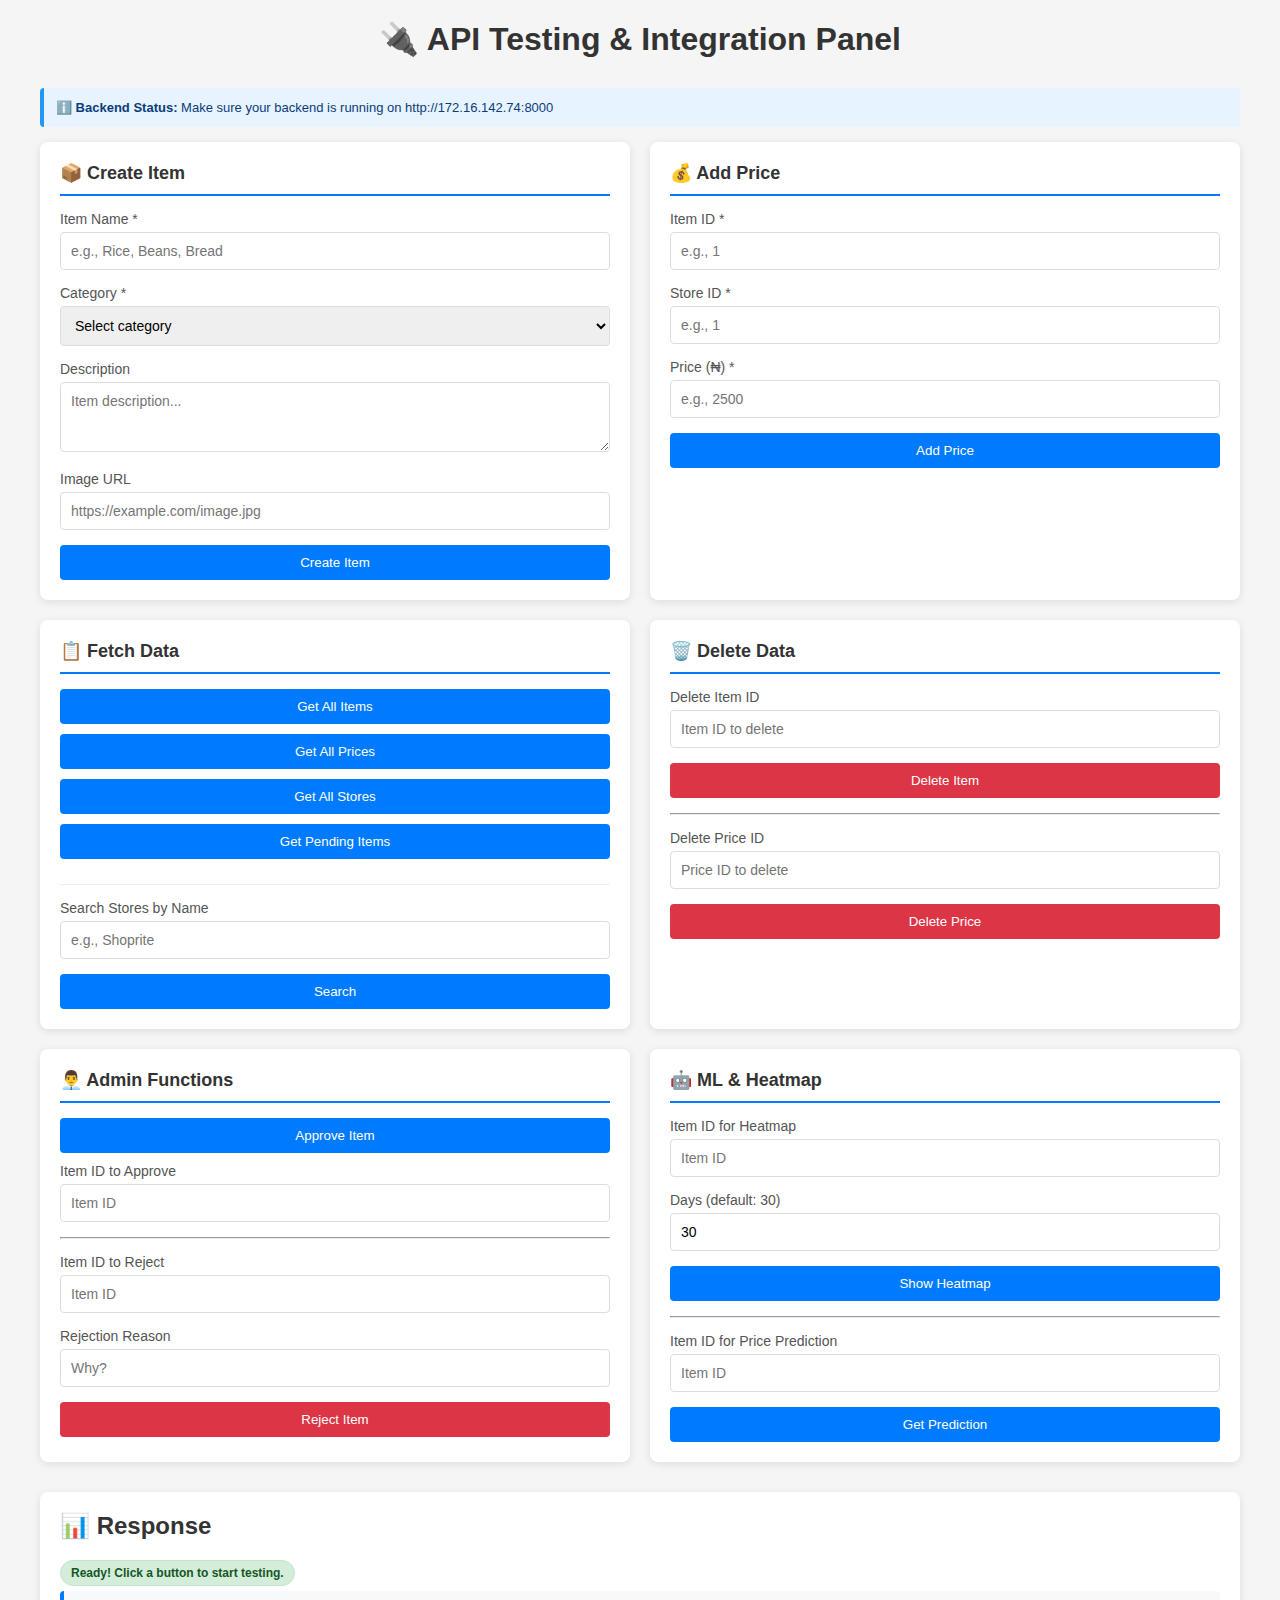
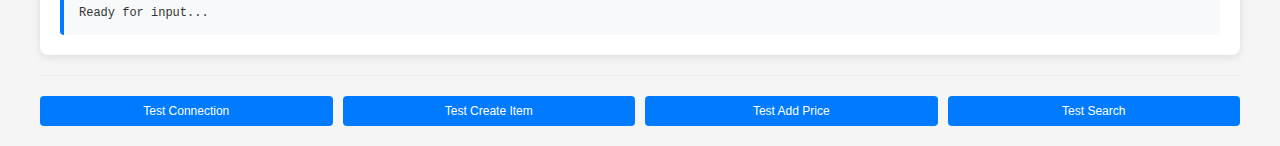
<file: api-testing-panel.html>
<!DOCTYPE html>
<html lang="en">
<head>
    <meta charset="UTF-8">
    <meta name="viewport" content="width=device-width, initial-scale=1.0">
    <title>API Testing Form</title>
    <style>
        * {
            margin: 0;
            padding: 0;
            box-sizing: border-box;
        }
        
        body {
            font-family: 'Segoe UI', Tahoma, Geneva, Verdana, sans-serif;
            background: #f5f5f5;
            padding: 20px;
        }
        
        .container {
            max-width: 1200px;
            margin: 0 auto;
        }
        
        h1 {
            color: #333;
            margin-bottom: 30px;
            text-align: center;
        }
        
        .forms-grid {
            display: grid;
            grid-template-columns: repeat(auto-fit, minmax(400px, 1fr));
            gap: 20px;
            margin-bottom: 30px;
        }
        
        .form-section {
            background: white;
            padding: 20px;
            border-radius: 8px;
            box-shadow: 0 2px 8px rgba(0,0,0,0.1);
        }
        
        .form-section h2 {
            font-size: 18px;
            color: #333;
            margin-bottom: 15px;
            border-bottom: 2px solid #007bff;
            padding-bottom: 10px;
        }
        
        .form-group {
            margin-bottom: 15px;
        }
        
        label {
            display: block;
            margin-bottom: 5px;
            color: #555;
            font-weight: 500;
            font-size: 14px;
        }
        
        input, select, textarea {
            width: 100%;
            padding: 10px;
            border: 1px solid #ddd;
            border-radius: 4px;
            font-size: 14px;
            font-family: inherit;
        }
        
        input:focus, select:focus, textarea:focus {
            outline: none;
            border-color: #007bff;
            box-shadow: 0 0 5px rgba(0,123,255,0.3);
        }
        
        button {
            background: #007bff;
            color: white;
            padding: 10px 20px;
            border: none;
            border-radius: 4px;
            cursor: pointer;
            font-weight: 500;
            width: 100%;
            transition: background 0.3s;
        }
        
        button:hover {
            background: #0056b3;
        }
        
        button:active {
            transform: scale(0.98);
        }
        
        .button-group {
            display: grid;
            grid-template-columns: 1fr 1fr;
            gap: 10px;
        }
        
        .btn-danger {
            background: #dc3545;
        }
        
        .btn-danger:hover {
            background: #c82333;
        }
        
        .btn-success {
            background: #28a745;
        }
        
        .btn-success:hover {
            background: #218838;
        }
        
        .response-section {
            background: white;
            padding: 20px;
            border-radius: 8px;
            box-shadow: 0 2px 8px rgba(0,0,0,0.1);
            margin-top: 20px;
        }
        
        .response-section h2 {
            color: #333;
            margin-bottom: 15px;
        }
        
        #response {
            background: #f8f9fa;
            padding: 15px;
            border-radius: 4px;
            border-left: 4px solid #007bff;
            font-family: 'Courier New', monospace;
            font-size: 12px;
            max-height: 400px;
            overflow-y: auto;
            white-space: pre-wrap;
            word-break: break-all;
            color: #333;
        }
        
        .status {
            display: inline-block;
            padding: 5px 10px;
            border-radius: 20px;
            font-size: 12px;
            font-weight: bold;
            margin: 5px 0;
        }
        
        .status.success {
            background: #d4edda;
            color: #155724;
            border: 1px solid #c3e6cb;
        }
        
        .status.error {
            background: #f8d7da;
            color: #721c24;
            border: 1px solid #f5c6cb;
        }
        
        .status.loading {
            background: #d1ecf1;
            color: #0c5460;
            border: 1px solid #bee5eb;
        }
        
        .test-buttons {
            display: grid;
            grid-template-columns: repeat(auto-fit, minmax(150px, 1fr));
            gap: 10px;
            margin-top: 20px;
            padding-top: 20px;
            border-top: 1px solid #eee;
        }
        
        .test-buttons button {
            padding: 8px;
            font-size: 12px;
        }
        
        .info-box {
            background: #e7f3ff;
            border-left: 4px solid #2196F3;
            padding: 12px;
            margin-bottom: 15px;
            border-radius: 4px;
            font-size: 13px;
            color: #0c3d7a;
        }
    </style>
</head>
<body>
    <div class="container">
        <h1>🔌 API Testing & Integration Panel</h1>
        
        <div class="info-box">
            <strong>ℹ️ Backend Status:</strong> Make sure your backend is running on http://172.16.142.74:8000
        </div>
        
        <div class="forms-grid">
            <!-- CREATE ITEM FORM -->
            <div class="form-section">
                <h2>📦 Create Item</h2>
                <div class="form-group">
                    <label>Item Name *</label>
                    <input type="text" id="itemName" placeholder="e.g., Rice, Beans, Bread" required>
                </div>
                <div class="form-group">
                    <label>Category *</label>
                    <select id="itemCategory" required>
                        <option value="">Select category</option>
                        <option value="edibles">🍎 Edibles</option>
                        <option value="non_edibles">🛍️ Non-Edibles</option>
                    </select>
                </div>
                <div class="form-group">
                    <label>Description</label>
                    <textarea id="itemDescription" placeholder="Item description..." rows="3"></textarea>
                </div>
                <div class="form-group">
                    <label>Image URL</label>
                    <input type="url" id="itemImage" placeholder="https://example.com/image.jpg">
                </div>
                <button onclick="createItem()">Create Item</button>
            </div>
            
            <!-- ADD PRICE FORM -->
            <div class="form-section">
                <h2>💰 Add Price</h2>
                <div class="form-group">
                    <label>Item ID *</label>
                    <input type="number" id="priceItemId" placeholder="e.g., 1" required>
                </div>
                <div class="form-group">
                    <label>Store ID *</label>
                    <input type="number" id="priceStoreId" placeholder="e.g., 1" required>
                </div>
                <div class="form-group">
                    <label>Price (₦) *</label>
                    <input type="number" id="priceAmount" placeholder="e.g., 2500" step="0.01" required>
                </div>
                <button onclick="addPrice()">Add Price</button>
            </div>
            
            <!-- GET DATA FORM -->
            <div class="form-section">
                <h2>📋 Fetch Data</h2>
                <button onclick="loadItems()" style="margin-bottom: 10px;">Get All Items</button>
                <button onclick="loadPrices()" style="margin-bottom: 10px;">Get All Prices</button>
                <button onclick="loadStores()" style="margin-bottom: 10px;">Get All Stores</button>
                <button onclick="loadPendingItems()" style="margin-bottom: 10px;">Get Pending Items</button>
                
                <hr style="margin: 15px 0; border: none; border-top: 1px solid #eee;">
                
                <div class="form-group">
                    <label>Search Stores by Name</label>
                    <input type="text" id="storeSearch" placeholder="e.g., Shoprite">
                </div>
                <button onclick="searchStores()">Search</button>
            </div>
            
            <!-- DELETE FORM -->
            <div class="form-section">
                <h2>🗑️ Delete Data</h2>
                <div class="form-group">
                    <label>Delete Item ID</label>
                    <input type="number" id="deleteItemId" placeholder="Item ID to delete">
                </div>
                <button class="btn-danger" onclick="deleteItem()">Delete Item</button>
                
                <hr style="margin: 15px 0;">
                
                <div class="form-group">
                    <label>Delete Price ID</label>
                    <input type="number" id="deletePriceId" placeholder="Price ID to delete">
                </div>
                <button class="btn-danger" onclick="deletePrice()">Delete Price</button>
            </div>
            
            <!-- ADMIN FORM -->
            <div class="form-section">
                <h2>👨‍💼 Admin Functions</h2>
                <button onclick="approvePendingUI()" style="margin-bottom: 10px;">Approve Item</button>
                <div class="form-group">
                    <label>Item ID to Approve</label>
                    <input type="number" id="approveItemId" placeholder="Item ID">
                </div>
                
                <hr style="margin: 15px 0;">
                
                <div class="form-group">
                    <label>Item ID to Reject</label>
                    <input type="number" id="rejectItemId" placeholder="Item ID">
                </div>
                <div class="form-group">
                    <label>Rejection Reason</label>
                    <input type="text" id="rejectReason" placeholder="Why?">
                </div>
                <button class="btn-danger" onclick="rejectPendingUI()">Reject Item</button>
            </div>
            
            <!-- ML FORM -->
            <div class="form-section">
                <h2>🤖 ML & Heatmap</h2>
                <div class="form-group">
                    <label>Item ID for Heatmap</label>
                    <input type="number" id="heatmapItemId" placeholder="Item ID">
                </div>
                <div class="form-group">
                    <label>Days (default: 30)</label>
                    <input type="number" id="heatmapDays" placeholder="30" value="30">
                </div>
                <button onclick="getHeatmap()">Show Heatmap</button>
                
                <hr style="margin: 15px 0;">
                
                <div class="form-group">
                    <label>Item ID for Price Prediction</label>
                    <input type="number" id="predictItemId" placeholder="Item ID">
                </div>
                <button onclick="getPrediction()">Get Prediction</button>
            </div>
        </div>
        
        <!-- RESPONSE DISPLAY -->
        <div class="response-section">
            <h2>📊 Response</h2>
            <div id="statusMessage" style="min-height: 20px;"></div>
            <div id="response">Ready for input...</div>
        </div>
        
        <!-- QUICK TEST BUTTONS -->
        <div class="test-buttons">
            <button onclick="testConnection()">Test Connection</button>
            <button onclick="testCreateItem()">Test Create Item</button>
            <button onclick="testAddPrice()">Test Add Price</button>
            <button onclick="testSearch()">Test Search</button>
        </div>
    </div>
    
    <script>
        // API Configuration
        const API_URL = 'http://172.16.142.74:8000';
        let currentUserId = localStorage.getItem('userId') || 1;
        
        // Simple response display
        function displayResponse(message, data = null, isError = false) {
            const statusEl = document.getElementById('statusMessage');
            const responseEl = document.getElementById('response');
            
            const status = document.createElement('div');
            status.className = `status ${isError ? 'error' : 'success'}`;
            status.textContent = message;
            
            statusEl.innerHTML = '';
            statusEl.appendChild(status);
            
            if (data) {
                responseEl.textContent = JSON.stringify(data, null, 2);
            }
        }
        
        // API Call Helper
        async function apiCall(method, endpoint, data = null) {
            try {
                displayResponse('⏳ Loading...', null, false);
                statusEl = document.getElementById('statusMessage');
                statusEl.innerHTML = '';
                const loadingStatus = document.createElement('div');
                loadingStatus.className = 'status loading';
                loadingStatus.textContent = '⏳ Loading...';
                statusEl.appendChild(loadingStatus);
                
                const options = {
                    method,
                    headers: { 'Content-Type': 'application/json' }
                };
                
                if (data) {
                    options.body = JSON.stringify(data);
                }
                
                const response = await fetch(`${API_URL}${endpoint}`, options);
                const result = await response.json();
                
                if (response.ok) {
                    displayResponse('✅ Success!', result, false);
                    return result;
                } else {
                    displayResponse('❌ Error: ' + (result.detail || result.message || 'Unknown error'), result, true);
                    return null;
                }
            } catch (error) {
                displayResponse('❌ Error: ' + error.message, null, true);
                return null;
            }
        }
        
        // CREATE ITEM
        async function createItem() {
            const name = document.getElementById('itemName').value.trim();
            const category = document.getElementById('itemCategory').value;
            const description = document.getElementById('itemDescription').value.trim();
            const image_url = document.getElementById('itemImage').value.trim();
            
            if (!name || !category) {
                displayResponse('❌ Fill item name and category', null, true);
                return;
            }
            
            await apiCall('POST', '/items/submit/', {
                name,
                category,
                description,
                image_url,
                user_id: currentUserId
            });
            
            document.getElementById('itemName').value = '';
            document.getElementById('itemCategory').value = '';
            document.getElementById('itemDescription').value = '';
            document.getElementById('itemImage').value = '';
        }
        
        // ADD PRICE
        async function addPrice() {
            const item_id = parseInt(document.getElementById('priceItemId').value);
            const store_id = parseInt(document.getElementById('priceStoreId').value);
            const price = parseFloat(document.getElementById('priceAmount').value);
            
            if (!item_id || !store_id || !price) {
                displayResponse('❌ Fill all price fields', null, true);
                return;
            }
            
            await apiCall('POST', '/prices', {
                item_id,
                store_id,
                price,
                user_id: currentUserId
            });
        }
        
        // GET ITEMS
        async function loadItems() {
            await apiCall('GET', '/items');
        }
        
        // GET PRICES
        async function loadPrices() {
            await apiCall('GET', '/prices');
        }
        
        // GET STORES
        async function loadStores() {
            await apiCall('GET', '/stores');
        }
        
        // GET PENDING ITEMS
        async function loadPendingItems() {
            await apiCall('GET', '/pending');
        }
        
        // SEARCH STORES
        async function searchStores() {
            const query = document.getElementById('storeSearch').value.trim();
            if (!query) {
                displayResponse('❌ Enter search query', null, true);
                return;
            }
            await apiCall('GET', `/stores/search?q=${encodeURIComponent(query)}`);
        }
        
        // DELETE ITEM
        async function deleteItem() {
            const id = document.getElementById('deleteItemId').value;
            if (!id) {
                displayResponse('❌ Enter item ID', null, true);
                return;
            }
            if (!confirm('Delete item? This cannot be undone.')) return;
            await apiCall('DELETE', `/items/${id}`);
        }
        
        // DELETE PRICE
        async function deletePrice() {
            const id = document.getElementById('deletePriceId').value;
            if (!id) {
                displayResponse('❌ Enter price ID', null, true);
                return;
            }
            if (!confirm('Delete price? This cannot be undone.')) return;
            await apiCall('DELETE', `/prices/${id}`);
        }
        
        // APPROVE ITEM
        async function approvePendingUI() {
            const id = document.getElementById('approveItemId').value;
            if (!id) {
                displayResponse('❌ Enter item ID', null, true);
                return;
            }
            await apiCall('POST', `/admin/items/${id}/approve`);
        }
        
        // REJECT ITEM
        async function rejectPendingUI() {
            const id = document.getElementById('rejectItemId').value;
            const reason = document.getElementById('rejectReason').value;
            if (!id) {
                displayResponse('❌ Enter item ID', null, true);
                return;
            }
            await apiCall('POST', `/admin/items/${id}/reject`, { reason });
        }
        
        // GET HEATMAP
        async function getHeatmap() {
            const itemId = document.getElementById('heatmapItemId').value;
            const days = document.getElementById('heatmapDays').value || 30;
            if (!itemId) {
                displayResponse('❌ Enter item ID', null, true);
                return;
            }
            await apiCall('GET', `/ml/heatmap/${itemId}?days=${days}`);
        }
        
        // GET PREDICTION
        async function getPrediction() {
            const itemId = document.getElementById('predictItemId').value;
            if (!itemId) {
                displayResponse('❌ Enter item ID', null, true);
                return;
            }
            await apiCall('GET', `/ml/predict/${itemId}`);
        }
        
        // QUICK TESTS
        async function testConnection() {
            try {
                const response = await fetch(API_URL);
                const data = await response.json();
                displayResponse('✅ Backend Connected!', data);
            } catch (error) {
                displayResponse('❌ Cannot connect to backend', { error: error.message }, true);
            }
        }
        
        async function testCreateItem() {
            await apiCall('POST', '/items/submit/', {
                name: 'Test Item ' + Date.now(),
                category: 'edibles',
                description: 'Test item for verification',
                image_url: '',
                user_id: currentUserId
            });
        }
        
        async function testAddPrice() {
            await apiCall('POST', '/prices', {
                item_id: 1,
                store_id: 1,
                price: 2500,
                user_id: currentUserId
            });
        }
        
        async function testSearch() {
            await apiCall('GET', '/stores/search?q=shoprite');
        }
        
        // Initialize
        window.addEventListener('load', () => {
            displayResponse('Ready! Click a button to start testing.');
        });
    </script>
</body>
</html>
</file>
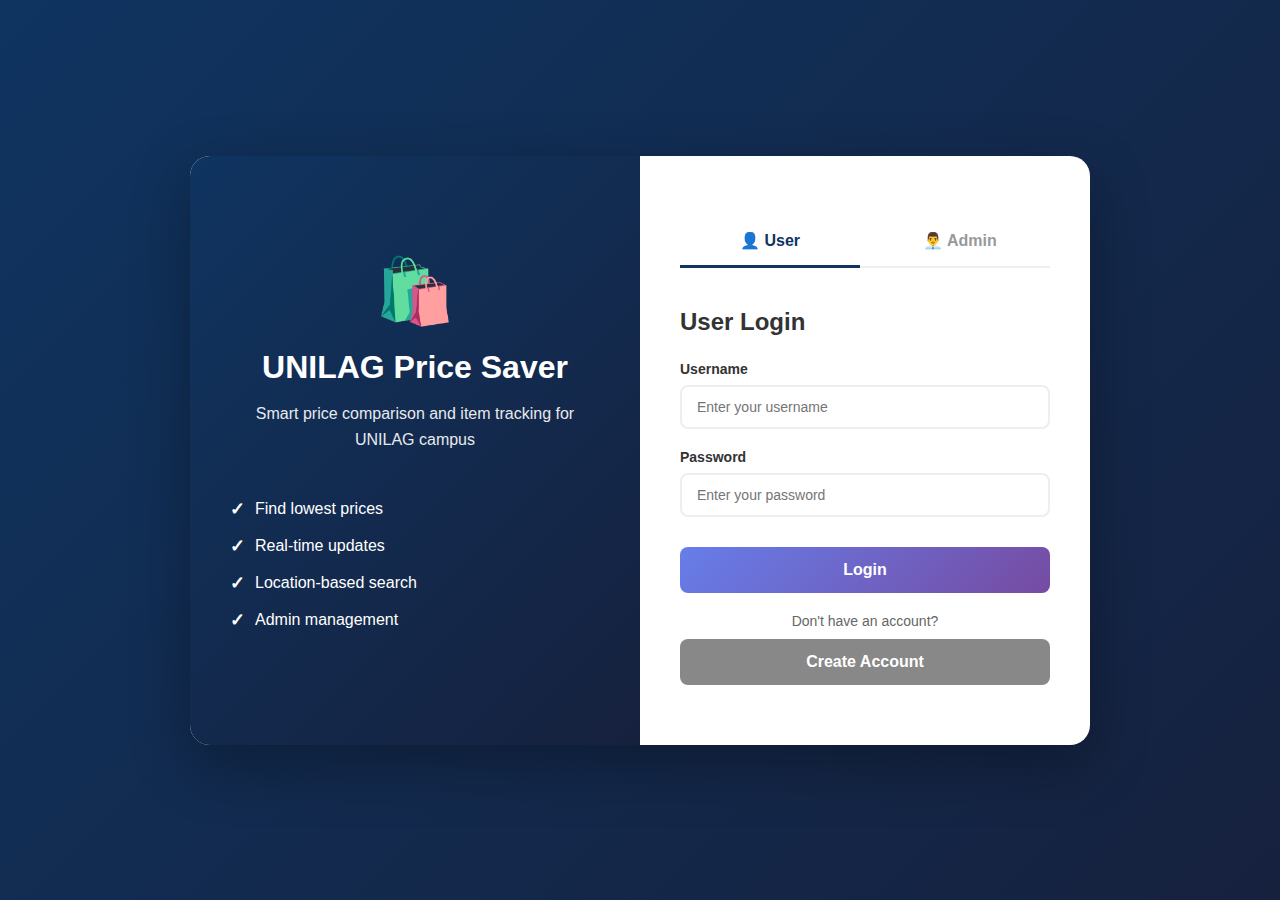
<file: login.html>
<!DOCTYPE html>
<html lang="en">
<head>
    <meta charset="UTF-8">
    <meta name="viewport" content="width=device-width, initial-scale=1.0">
    <title>UNILAG Price Saver - Login</title>
    <style>
        * {
            margin: 0;
            padding: 0;
            box-sizing: border-box;
        }

        body {
            font-family: -apple-system, BlinkMacSystemFont, 'Segoe UI', Roboto, sans-serif;
            background: linear-gradient(135deg, #0f3460 0%, #16213e 100%);
            min-height: 100vh;
            display: flex;
            align-items: center;
            justify-content: center;
            color: #333;
        }

        .login-container {
            background: white;
            border-radius: 20px;
            box-shadow: 0 20px 60px rgba(0, 0, 0, 0.3);
            overflow: hidden;
            max-width: 900px;
            width: 90%;
            display: grid;
            grid-template-columns: 1fr 1fr;
        }

        /* Left Side - Branding */
        .login-branding {
            background: linear-gradient(135deg, #0f3460 0%, #16213e 100%);
            color: white;
            padding: 60px 40px;
            display: flex;
            flex-direction: column;
            justify-content: center;
            align-items: center;
            text-align: center;
        }

        .login-branding h1 {
            font-size: 32px;
            margin-bottom: 15px;
            font-weight: 700;
        }

        .login-branding p {
            font-size: 16px;
            opacity: 0.9;
            line-height: 1.6;
            margin-bottom: 30px;
        }

        .login-branding-icon {
            font-size: 64px;
            margin-bottom: 20px;
        }

        .features {
            text-align: left;
            width: 100%;
        }

        .feature-item {
            margin: 15px 0;
            display: flex;
            align-items: center;
            gap: 10px;
        }

        .feature-item::before {
            content: "✓";
            font-weight: bold;
            font-size: 18px;
        }

        /* Right Side - Form */
        .login-form-section {
            padding: 60px 40px;
            display: flex;
            flex-direction: column;
            justify-content: center;
        }

        .form-tabs {
            display: grid;
            grid-template-columns: 1fr 1fr;
            gap: 10px;
            margin-bottom: 40px;
            border-bottom: 2px solid #eee;
        }

        .form-tab {
            padding: 15px;
            text-align: center;
            cursor: pointer;
            border: none;
            background: none;
            font-size: 16px;
            font-weight: 600;
            color: #999;
            transition: all 0.3s;
            border-bottom: 3px solid transparent;
            margin-bottom: -2px;
        }

        .form-tab.active {
            color: #0f3460;
            border-bottom-color: #0f3460;
        }

        .form-tab:hover {
            color: #0f3460;
        }

        .form-content {
            display: none;
        }

        .form-content.active {
            display: block;
            animation: fadeIn 0.3s ease-in;
        }

        @keyframes fadeIn {
            from { opacity: 0; transform: translateY(10px); }
            to { opacity: 1; transform: translateY(0); }
        }

        .form-group {
            margin-bottom: 20px;
        }

        label {
            display: block;
            margin-bottom: 8px;
            font-weight: 600;
            color: #333;
            font-size: 14px;
        }

        input, select {
            width: 100%;
            padding: 12px 15px;
            border: 2px solid #eee;
            border-radius: 8px;
            font-size: 14px;
            font-family: inherit;
            transition: border 0.3s;
        }

        input:focus, select:focus {
            outline: none;
            border-color: #667eea;
        }

        .password-info {
            background: #f0f4ff;
            padding: 12px;
            border-radius: 8px;
            margin-bottom: 20px;
            font-size: 13px;
            color: #667eea;
            border-left: 4px solid #667eea;
        }

        .login-btn {
            width: 100%;
            padding: 14px;
            background: linear-gradient(135deg, #667eea 0%, #764ba2 100%);
            color: white;
            border: none;
            border-radius: 8px;
            font-size: 16px;
            font-weight: 600;
            cursor: pointer;
            transition: transform 0.2s, box-shadow 0.2s;
            margin-top: 10px;
        }

        .login-btn:hover {
            transform: translateY(-2px);
            box-shadow: 0 10px 25px rgba(102, 126, 234, 0.4);
        }

        .login-btn:active {
            transform: translateY(0);
        }

        .status-message {
            padding: 12px;
            border-radius: 8px;
            margin-bottom: 20px;
            font-size: 14px;
            display: none;
        }

        .status-message.success {
            background: #d4edda;
            color: #155724;
            border: 1px solid #c3e6cb;
            display: block;
        }

        .status-message.error {
            background: #f8d7da;
            color: #721c24;
            border: 1px solid #f5c6cb;
            display: block;
        }

        .demo-credentials {
            background: #f9f9f9;
            padding: 15px;
            border-radius: 8px;
            margin-top: 20px;
            font-size: 12px;
            color: #666;
            border-left: 3px solid #ffc107;
        }

        .demo-credentials strong {
            display: block;
            margin-bottom: 8px;
            color: #333;
        }

        .demo-credentials code {
            background: #fff;
            padding: 2px 6px;
            border-radius: 3px;
            font-family: 'Courier New', monospace;
            color: #667eea;
        }

        @media (max-width: 768px) {
            .login-container {
                grid-template-columns: 1fr;
            }

            .login-branding {
                padding: 40px 30px;
            }

            .login-form-section {
                padding: 40px 30px;
            }

            .login-branding h1 {
                font-size: 24px;
            }
        }

        .spinner {
            display: inline-block;
            width: 14px;
            height: 14px;
            border: 2px solid rgba(255, 255, 255, 0.3);
            border-top: 2px solid white;
            border-radius: 50%;
            animation: spin 0.8s linear infinite;
            margin-right: 8px;
        }

        @keyframes spin {
            to { transform: rotate(360deg); }
        }

        .login-btn:disabled {
            opacity: 0.7;
            cursor: not-allowed;
        }
    </style>
</head>
<body>
    <div class="login-container">
        <!-- Left Side - Branding -->
        <div class="login-branding">
            <div class="login-branding-icon">🛍️</div>
            <h1>UNILAG Price Saver</h1>
            <p>Smart price comparison and item tracking for UNILAG campus</p>
            
            <div class="features">
                <div class="feature-item">Find lowest prices</div>
                <div class="feature-item">Real-time updates</div>
                <div class="feature-item">Location-based search</div>
                <div class="feature-item">Admin management</div>
            </div>
        </div>

        <!-- Right Side - Form -->
        <div class="login-form-section">
            <!-- Tabs -->
            <div class="form-tabs">
                <button class="form-tab active" onclick="switchLoginMode('user')">👤 User</button>
                <button class="form-tab" onclick="switchLoginMode('admin')">👨‍💼 Admin</button>
            </div>

            <!-- User Login -->
            <div id="userLogin" class="form-content active">
                <h2 style="margin-bottom: 25px; color: #333;">User Login</h2>
                <div id="userStatus" class="status-message"></div>
                
                <div class="form-group">
                    <label>Username</label>
                    <input type="text" id="userUsername" placeholder="Enter your username" required>
                </div>

                <div class="form-group">
                    <label>Password</label>
                    <input type="password" id="userPassword" placeholder="Enter your password" required>
                </div>

                <button class="login-btn" onclick="loginUser()">
                    <span id="userLoginText">Login</span>
                </button>

                <div style="text-align: center; margin-top: 20px;">
                    <p style="font-size: 14px; color: #666;">Don't have an account?</p>
                    <button class="login-btn" onclick="switchToRegister()" style="background: #888; margin-top: 10px;">
                        Create Account
                    </button>
                </div>
            </div>

            <!-- User Registration -->
            <div id="userRegister" class="form-content">
                <h2 style="margin-bottom: 25px; color: #333;">Create Account</h2>
                <div id="registerStatus" class="status-message"></div>
                
                <div class="form-group">
                    <label>Username</label>
                    <input type="text" id="regUsername" placeholder="Choose a username" required>
                </div>

                <div class="form-group">
                    <label>Password</label>
                    <input type="password" id="regPassword" placeholder="Create a password" required>
                </div>

                <div class="form-group">
                    <label>Confirm Password</label>
                    <input type="password" id="regPasswordConfirm" placeholder="Confirm password" required>
                </div>

                <button class="login-btn" onclick="registerUser()">
                    <span id="registerText">Create Account</span>
                </button>

                <div style="text-align: center; margin-top: 20px;">
                    <p style="font-size: 14px; color: #666;">Already have an account?</p>
                    <button class="login-btn" onclick="switchToLogin()" style="background: #888; margin-top: 10px;">
                        Back to Login
                    </button>
                </div>
            </div>

            <!-- Admin Login -->
            <div id="adminLogin" class="form-content">
                <h2 style="margin-bottom: 25px; color: #333;">Admin Login</h2>
                <div id="adminStatus" class="status-message"></div>

                <div class="password-info">
                    🔐 Admin requires a special API key as password
                </div>

                <div class="form-group">
                    <label>Admin Username</label>
                    <input type="text" id="adminUsername" placeholder="Enter admin username">
                </div>

                <div class="form-group">
                    <label>Admin API Key (Password)</label>
                    <input type="password" id="adminKey" placeholder="Enter your admin API key">
                </div>

                <button class="login-btn" onclick="loginAdmin()">
                    <span id="adminLoginText">Login as Admin</span>
                </button>
            </div>
        </div>
    </div>

    <script>
        const API_URL = 'http://172.16.142.74:8000';

        // User accounts storage (localStorage-based for now)
        function getUsers() {
            const users = localStorage.getItem('appUsers');
            return users ? JSON.parse(users) : {};
        }

        function saveUsers(users) {
            localStorage.setItem('appUsers', JSON.stringify(users));
        }

        function hashPassword(password) {
            // Simple hash function (in production, use proper hashing)
            let hash = 0;
            for (let i = 0; i < password.length; i++) {
                const char = password.charCodeAt(i);
                hash = ((hash << 5) - hash) + char;
                hash = hash & hash;
            }
            return hash.toString();
        }

        // Switch between User and Admin login
        function switchLoginMode(mode) {
            document.querySelectorAll('.form-tab').forEach(tab => tab.classList.remove('active'));
            document.querySelectorAll('.form-content').forEach(content => content.classList.remove('active'));
            
            if (mode === 'user') {
                document.querySelector('[onclick="switchLoginMode(\'user\')"]').classList.add('active');
                document.getElementById('userLogin').classList.add('active');
            } else {
                document.querySelector('[onclick="switchLoginMode(\'admin\')"]').classList.add('active');
                document.getElementById('adminLogin').classList.add('active');
            }
        }

        function switchToRegister() {
            document.getElementById('userLogin').classList.remove('active');
            document.getElementById('userRegister').classList.add('active');
            document.getElementById('userStatus').className = 'status-message';
            document.getElementById('userStatus').textContent = '';
        }

        function switchToLogin() {
            document.getElementById('userRegister').classList.remove('active');
            document.getElementById('userLogin').classList.add('active');
            document.getElementById('registerStatus').className = 'status-message';
            document.getElementById('registerStatus').textContent = '';
        }

        // User Registration
        function registerUser() {
            const username = document.getElementById('regUsername').value.trim();
            const password = document.getElementById('regPassword').value;
            const passwordConfirm = document.getElementById('regPasswordConfirm').value;
            const statusEl = document.getElementById('registerStatus');
            const btnEl = document.getElementById('registerText');

            if (!username || !password || !passwordConfirm) {
                statusEl.className = 'status-message error';
                statusEl.textContent = '❌ Please fill all fields';
                return;
            }

            if (password !== passwordConfirm) {
                statusEl.className = 'status-message error';
                statusEl.textContent = '❌ Passwords do not match';
                return;
            }

            if (password.length < 4) {
                statusEl.className = 'status-message error';
                statusEl.textContent = '❌ Password must be at least 4 characters';
                return;
            }

            const users = getUsers();
            if (users[username]) {
                statusEl.className = 'status-message error';
                statusEl.textContent = '❌ Username already exists';
                return;
            }

            btnEl.parentElement.disabled = true;
            btnEl.innerHTML = '<span class="spinner"></span>Creating account...';

            // Create user account
            const userId = Date.now();
            const userData = {
                id: userId,
                username: username,
                passwordHash: hashPassword(password),
                createdAt: new Date().toISOString(),
                submissions: [],
                alerts: [],
                points: 0,
                reputation: { score: 0, badge: 'New User' }
            };

            users[username] = userData;
            saveUsers(users);

            // Auto login after registration
            setTimeout(() => {
                statusEl.className = 'status-message success';
                statusEl.textContent = '✅ Account created! Logging in...';
                
                // Store user session
                localStorage.setItem('userId', userId);
                localStorage.setItem('userName', username);
                localStorage.setItem('userRole', 'user');
                localStorage.setItem('loginToken', `token_${userId}_${Date.now()}`);
                localStorage.setItem('userData', JSON.stringify(userData));
                
                setTimeout(() => {
                    window.location.href = 'user-dashboard.html';
                }, 1000);
            }, 500);
        }

        // User Login
        function loginUser() {
            const username = document.getElementById('userUsername').value.trim();
            const password = document.getElementById('userPassword').value;
            const statusEl = document.getElementById('userStatus');
            const btnEl = document.getElementById('userLoginText');

            if (!username || !password) {
                statusEl.className = 'status-message error';
                statusEl.textContent = '❌ Please enter username and password';
                return;
            }

            btnEl.parentElement.disabled = true;
            btnEl.innerHTML = '<span class="spinner"></span>Logging in...';

            // Check user credentials
            const users = getUsers();
            const user = users[username];

            if (!user) {
                statusEl.className = 'status-message error';
                statusEl.textContent = '❌ Username not found. Please create an account.';
                btnEl.parentElement.disabled = false;
                btnEl.innerHTML = 'Login';
                return;
            }

            const passwordHash = hashPassword(password);
            if (user.passwordHash !== passwordHash) {
                statusEl.className = 'status-message error';
                statusEl.textContent = '❌ Invalid password';
                btnEl.parentElement.disabled = false;
                btnEl.innerHTML = 'Login';
                return;
            }

            // Login successful
            statusEl.className = 'status-message success';
            statusEl.textContent = '✅ Login successful! Redirecting...';
            
            // Store user session
            localStorage.setItem('userId', user.id);
            localStorage.setItem('userName', user.username);
            localStorage.setItem('userRole', 'user');
            localStorage.setItem('loginToken', `token_${user.id}_${Date.now()}`);
            localStorage.setItem('userData', JSON.stringify(user));
            
            setTimeout(() => {
                window.location.href = 'user-dashboard.html';
            }, 1000);
        }

        // Admin Login
        async function loginAdmin() {
            const username = document.getElementById('adminUsername').value.trim();
            const apiKey = document.getElementById('adminKey').value.trim();
            const statusEl = document.getElementById('adminStatus');
            const btnEl = document.getElementById('adminLoginText');

            if (!username || !apiKey) {
                statusEl.className = 'status-message error';
                statusEl.textContent = '❌ Please enter both username and API key';
                return;
            }

            btnEl.parentElement.disabled = true;
            btnEl.innerHTML = '<span class="spinner"></span>Verifying...';

            try {
                const response = await fetch(`${API_URL}/login/admin`, {
                    method: 'POST',
                    headers: { 'Content-Type': 'application/json' },
                    body: JSON.stringify({
                        username: username,
                        admin_key: apiKey
                    })
                });

                const data = await response.json();

                if (response.ok) {
                    statusEl.className = 'status-message success';
                    statusEl.textContent = '✅ Admin login successful! Redirecting...';
                    
                    // Store admin info
                    localStorage.setItem('adminId', data.admin_id);
                    localStorage.setItem('adminName', data.admin_name);
                    localStorage.setItem('userRole', 'admin');
                    localStorage.setItem('adminKey', apiKey);
                    localStorage.setItem('loginToken', data.login_token);
                    
                    setTimeout(() => {
                        window.location.href = 'admin-dashboard.html';
                    }, 1000);
                } else {
                    statusEl.className = 'status-message error';
                    statusEl.textContent = '❌ ' + (data.detail || 'Invalid credentials');
                }
            } catch (error) {
                statusEl.className = 'status-message error';
                statusEl.textContent = '❌ Connection error. Backend running?';
                console.error('Error:', error);
            } finally {
                btnEl.parentElement.disabled = false;
                btnEl.innerHTML = 'Login as Admin';
            }
        }

        // Allow Enter key to submit
        document.addEventListener('keypress', function(event) {
            if (event.key === 'Enter') {
                const activeTab = document.querySelector('.form-content.active');
                if (activeTab.id === 'userLogin') {
                    loginUser();
                } else {
                    loginAdmin();
                }
            }
        });

        // Check if already logged in
        window.addEventListener('load', function() {
            const role = localStorage.getItem('userRole');
            const token = localStorage.getItem('loginToken');
            if (role && token) {
                if (role === 'admin') {
                    window.location.href = 'admin-dashboard.html';
                } else {
                    window.location.href = 'user-dashboard.html';
                }
            }
        });
    </script>
</body>
</html>
</file>
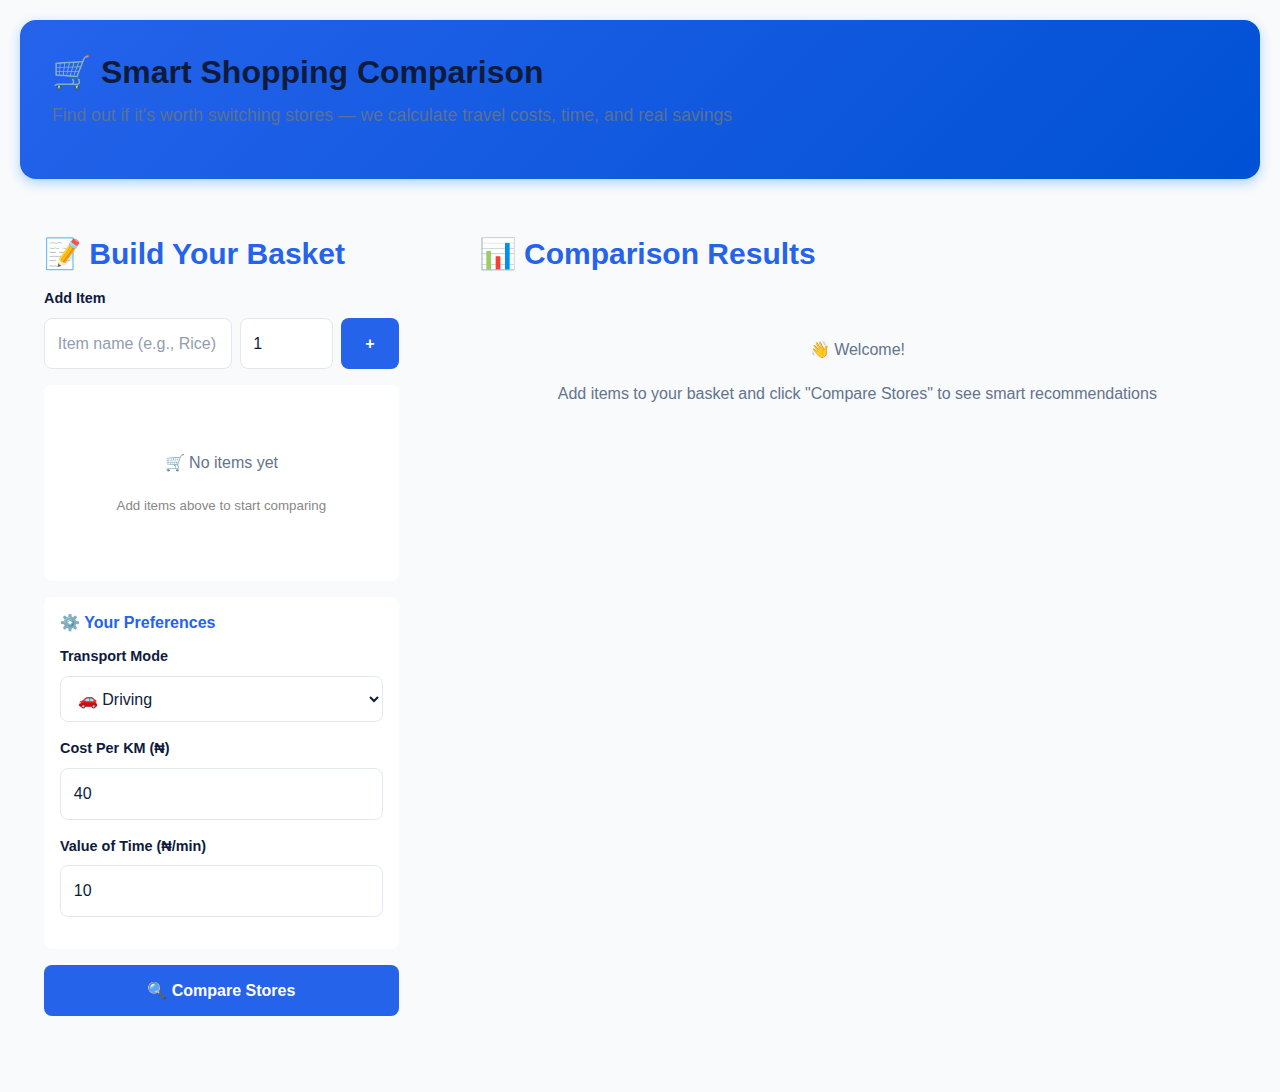
<file: app/frontend/basket-compare.html>
<!DOCTYPE html>
<html lang="en">
<head>
    <meta charset="UTF-8">
    <meta name="viewport" content="width=device-width, initial-scale=1.0">
    <title>Smart Shopping Comparison - UNILAG Price Saver</title>
    <link rel="stylesheet" href="css/design-system.css" />
    <style>
        * {
            margin: 0;
            padding: 0;
            box-sizing: border-box;
        }

        :root {
            --primary: var(--color-primary);
            --success: var(--color-success);
            --warning: var(--color-warning);
            --danger: var(--color-danger);
            --light: var(--color-bg-primary);
            --dark: var(--color-primary-dark);
            --text: var(--color-text-primary);
            --bg: var(--color-bg-primary);
            --border: var(--color-border);
        }

        body {
            font-family: -apple-system, BlinkMacSystemFont, 'Segoe UI', Roboto, Arial, sans-serif;
            background: var(--bg);
            color: var(--text);
            padding: 20px;
            max-width: 1400px;
            margin: 0 auto;
        }

        .header {
            background: linear-gradient(135deg, var(--primary) 0%, #0051D5 100%);
            color: white;
            padding: 2rem;
            border-radius: 16px;
            margin-bottom: 2rem;
            box-shadow: 0 4px 12px rgba(0, 122, 255, 0.3);
        }

        .header h1 {
            font-size: 2rem;
            margin-bottom: 0.5rem;
        }

        .header p {
            opacity: 0.9;
            font-size: 1.1rem;
        }

        .container {
            display: grid;
            grid-template-columns: 1fr 2fr;
            gap: 2rem;
            margin-bottom: 2rem;
        }

        .basket-builder {
            background: var(--light);
            padding: 1.5rem;
            border-radius: 12px;
            height: fit-content;
            position: sticky;
            top: 20px;
        }

        .basket-builder h2 {
            margin-bottom: 1rem;
            color: var(--primary);
        }

        .form-group {
            margin-bottom: 1rem;
        }

        .form-group label {
            display: block;
            margin-bottom: 0.5rem;
            font-weight: 600;
            font-size: 0.9rem;
        }

        .form-group input,
        .form-group select {
            width: 100%;
            padding: 0.8rem;
            border: 1px solid var(--border);
            border-radius: 8px;
            font-size: 1rem;
        }

        .item-input-row {
            display: grid;
            grid-template-columns: 2fr 1fr auto;
            gap: 0.5rem;
            margin-bottom: 0.5rem;
        }

        .basket-items {
            background: white;
            border-radius: 8px;
            padding: 1rem;
            margin: 1rem 0;
            max-height: 300px;
            overflow-y: auto;
        }

        .basket-item {
            display: flex;
            justify-content: space-between;
            align-items: center;
            padding: 0.8rem;
            background: var(--light);
            border-radius: 8px;
            margin-bottom: 0.5rem;
        }

        .basket-item-info {
            flex: 1;
        }

        .basket-item-name {
            font-weight: 600;
            margin-bottom: 0.2rem;
        }

        .basket-item-qty {
            font-size: 0.85rem;
            color: #666;
        }

        .remove-btn {
            background: var(--danger);
            color: white;
            border: none;
            padding: 0.5rem 1rem;
            border-radius: 6px;
            cursor: pointer;
            font-size: 0.85rem;
        }

        .btn {
            width: 100%;
            padding: 1rem;
            background: var(--primary);
            color: white;
            border: none;
            border-radius: 8px;
            font-size: 1rem;
            font-weight: 600;
            cursor: pointer;
            margin-top: 1rem;
            transition: all 0.2s;
        }

        .btn:hover {
            background: #0051D5;
            transform: translateY(-2px);
        }

        .btn:disabled {
            opacity: 0.6;
            cursor: not-allowed;
        }

        .btn-secondary {
            background: #888;
        }

        .preferences {
            background: white;
            padding: 1rem;
            border-radius: 8px;
            margin-top: 1rem;
        }

        .preferences h3 {
            font-size: 1rem;
            margin-bottom: 0.8rem;
            color: var(--primary);
        }

        .results {
            background: var(--light);
            padding: 1.5rem;
            border-radius: 12px;
        }

        .results h2 {
            margin-bottom: 1rem;
            color: var(--primary);
        }

        .loading {
            text-align: center;
            padding: 3rem;
            color: #888;
        }

        .spinner {
            border: 3px solid var(--light);
            border-top: 3px solid var(--primary);
            border-radius: 50%;
            width: 40px;
            height: 40px;
            animation: spin 1s linear infinite;
            margin: 0 auto 1rem;
        }

        @keyframes spin {
            0% { transform: rotate(0deg); }
            100% { transform: rotate(360deg); }
        }

        .baseline-card {
            background: linear-gradient(135deg, #667eea 0%, #764ba2 100%);
            color: white;
            padding: 1.5rem;
            border-radius: 12px;
            margin-bottom: 2rem;
            box-shadow: 0 4px 12px rgba(102, 126, 234, 0.3);
        }

        .baseline-card h3 {
            margin-bottom: 1rem;
            display: flex;
            align-items: center;
            gap: 0.5rem;
        }

        .store-cards {
            display: grid;
            gap: 1rem;
        }

        .store-card {
            background: white;
            border-radius: 12px;
            padding: 1.5rem;
            border: 2px solid var(--border);
            transition: all 0.3s;
        }

        .store-card:hover {
            transform: translateY(-4px);
            box-shadow: 0 8px 20px rgba(0, 0, 0, 0.1);
        }

        .store-card.worth-switching {
            border-color: var(--success);
            background: linear-gradient(to bottom, white 0%, #f0fff4 100%);
        }

        .store-card.maybe {
            border-color: var(--warning);
            background: linear-gradient(to bottom, white 0%, #fffbf0 100%);
        }

        .store-card.not-worth {
            border-color: var(--border);
            opacity: 0.8;
        }

        .store-header {
            display: flex;
            justify-content: space-between;
            align-items: start;
            margin-bottom: 1rem;
            padding-bottom: 1rem;
            border-bottom: 1px solid var(--border);
        }

        .store-name {
            font-size: 1.3rem;
            font-weight: bold;
            margin-bottom: 0.3rem;
        }

        .store-distance {
            font-size: 0.9rem;
            color: #666;
        }

        .verdict-badge {
            padding: 0.5rem 1rem;
            border-radius: 20px;
            font-weight: 600;
            font-size: 0.9rem;
            display: inline-flex;
            align-items: center;
            gap: 0.3rem;
        }

        .verdict-worth {
            background: var(--success);
            color: white;
        }

        .verdict-maybe {
            background: var(--warning);
            color: white;
        }

        .verdict-not {
            background: #ddd;
            color: #666;
        }

        .store-stats {
            display: grid;
            grid-template-columns: repeat(2, 1fr);
            gap: 1rem;
            margin: 1rem 0;
        }

        .stat {
            background: var(--light);
            padding: 1rem;
            border-radius: 8px;
            text-align: center;
        }

        .stat-label {
            font-size: 0.8rem;
            color: #666;
            margin-bottom: 0.3rem;
        }

        .stat-value {
            font-size: 1.5rem;
            font-weight: bold;
            color: var(--primary);
        }

        .stat-value.negative {
            color: var(--danger);
        }

        .stat-value.positive {
            color: var(--success);
        }

        .net-saving {
            background: linear-gradient(135deg, var(--success) 0%, #2ea34a 100%);
            color: white;
            padding: 1.5rem;
            border-radius: 8px;
            margin-top: 1rem;
            text-align: center;
        }

        .net-saving.negative {
            background: linear-gradient(135deg, var(--danger) 0%, #c82333 100%);
        }

        .net-saving-label {
            font-size: 0.9rem;
            opacity: 0.9;
            margin-bottom: 0.5rem;
        }

        .net-saving-value {
            font-size: 2.5rem;
            font-weight: bold;
        }

        .breakdown {
            background: var(--light);
            padding: 1rem;
            border-radius: 8px;
            margin-top: 1rem;
            font-size: 0.9rem;
        }

        .breakdown-row {
            display: flex;
            justify-content: space-between;
            padding: 0.5rem 0;
            border-bottom: 1px solid var(--border);
        }

        .breakdown-row:last-child {
            border-bottom: none;
            font-weight: bold;
        }

        .actions {
            display: flex;
            gap: 0.5rem;
            margin-top: 1rem;
        }

        .action-btn {
            flex: 1;
            padding: 0.8rem;
            border: none;
            border-radius: 8px;
            font-weight: 600;
            cursor: pointer;
            transition: all 0.2s;
        }

        .action-btn.primary {
            background: var(--primary);
            color: white;
        }

        .action-btn.secondary {
            background: var(--light);
            color: var(--text);
        }

        .recommendations {
            background: #e7f3ff;
            border-left: 4px solid var(--primary);
            padding: 1rem;
            border-radius: 8px;
            margin-bottom: 1rem;
        }

        .recommendations h3 {
            margin-bottom: 0.5rem;
            color: var(--primary);
        }

        .recommendations ul {
            list-style: none;
        }

        .recommendations li {
            padding: 0.5rem 0;
        }

        .confidence-badge {
            display: inline-block;
            padding: 0.2rem 0.6rem;
            border-radius: 12px;
            font-size: 0.75rem;
            font-weight: 600;
            margin-left: 0.5rem;
        }

        .confidence-high {
            background: #d4edda;
            color: #155724;
        }

        .confidence-medium {
            background: #fff3cd;
            color: #856404;
        }

        .confidence-low {
            background: #f8d7da;
            color: #721c24;
        }

        .empty-state {
            text-align: center;
            padding: 3rem;
            color: #888;
        }

        @media (max-width: 1024px) {
            .container {
                grid-template-columns: 1fr;
            }

            .basket-builder {
                position: relative;
                top: 0;
            }

            .store-stats {
                grid-template-columns: 1fr;
            }
        }
    </style>
</head>
<body>
    <div class="header">
        <h1>🛒 Smart Shopping Comparison</h1>
        <p>Find out if it's worth switching stores — we calculate travel costs, time, and real savings</p>
    </div>

    <div class="container">
        <!-- Basket Builder -->
        <div class="basket-builder">
            <h2>📝 Build Your Basket</h2>
            
            <div class="form-group">
                <label>Add Item</label>
                <div class="item-input-row">
                    <input type="text" id="itemName" placeholder="Item name (e.g., Rice)">
                    <input type="number" id="itemQty" placeholder="Qty" value="1" min="0.1" step="0.1">
                    <button class="btn" onclick="addItemToBasket()" style="width: auto; padding: 0.8rem 1.5rem; margin: 0;">+</button>
                </div>
            </div>

            <div class="basket-items" id="basketItems">
                <div class="empty-state">
                    <p>🛒 No items yet</p>
                    <small>Add items above to start comparing</small>
                </div>
            </div>

            <div class="preferences">
                <h3>⚙️ Your Preferences</h3>
                
                <div class="form-group">
                    <label>Transport Mode</label>
                    <select id="transportMode">
                        <option value="walking">🚶 Walking</option>
                        <option value="driving" selected>🚗 Driving</option>
                        <option value="transit">🚌 Transit (Bus/Danfo)</option>
                    </select>
                </div>

                <div class="form-group">
                    <label>Cost Per KM (₦)</label>
                    <input type="number" id="perKmCost" value="40" step="1">
                </div>

                <div class="form-group">
                    <label>Value of Time (₦/min)</label>
                    <input type="number" id="valueOfTime" value="10" step="1">
                </div>
            </div>

            <button class="btn" onclick="compareBasket()" id="compareBtn">
                🔍 Compare Stores
            </button>
        </div>

        <!-- Results -->
        <div class="results">
            <h2>📊 Comparison Results</h2>
            <div id="resultsContainer">
                <div class="empty-state">
                    <p>👋 Welcome!</p>
                    <p>Add items to your basket and click "Compare Stores" to see smart recommendations</p>
                </div>
            </div>
        </div>
    </div>

    <script>
        const API_URL = 'http://localhost:8000/api';
        let basket = [];

        function addItemToBasket() {
            const name = document.getElementById('itemName').value.trim();
            const qty = parseFloat(document.getElementById('itemQty').value);

            if (!name) {
                alert('Please enter item name');
                return;
            }

            if (qty <= 0) {
                alert('Quantity must be greater than 0');
                return;
            }

            basket.push({ name, quantity: qty });
            
            document.getElementById('itemName').value = '';
            document.getElementById('itemQty').value = '1';
            
            renderBasket();
        }

        function removeItem(index) {
            basket.splice(index, 1);
            renderBasket();
        }

        function renderBasket() {
            const container = document.getElementById('basketItems');
            
            if (basket.length === 0) {
                container.innerHTML = `
                    <div class="empty-state">
                        <p>🛒 No items yet</p>
                        <small>Add items above to start comparing</small>
                    </div>
                `;
                return;
            }

            container.innerHTML = basket.map((item, index) => `
                <div class="basket-item">
                    <div class="basket-item-info">
                        <div class="basket-item-name">${item.name}</div>
                        <div class="basket-item-qty">Quantity: ${item.quantity}</div>
                    </div>
                    <button class="remove-btn" onclick="removeItem(${index})">✕</button>
                </div>
            `).join('');
        }

        async function compareBasket() {
            if (basket.length === 0) {
                alert('Please add items to your basket first');
                return;
            }

            const resultsContainer = document.getElementById('resultsContainer');
            const compareBtn = document.getElementById('compareBtn');

            // Show loading
            resultsContainer.innerHTML = `
                <div class="loading">
                    <div class="spinner"></div>
                    <p>Calculating best value across stores...</p>
                </div>
            `;
            compareBtn.disabled = true;

            try {
                // Get preferences
                const transportMode = document.getElementById('transportMode').value;
                const perKmCost = parseFloat(document.getElementById('perKmCost').value);
                const valueOfTime = parseFloat(document.getElementById('valueOfTime').value);

                // Request payload
                const payload = {
                    items: basket,
                    user_lat: 6.5158,  // Default: UNILAG Main Campus
                    user_lng: 3.3895,
                    preferences: {
                        transport_mode: transportMode,
                        per_km_cost: perKmCost,
                        value_of_time_per_min: valueOfTime,
                        base_trip_cost: transportMode === 'driving' ? 100 : 0
                    }
                };

                const response = await fetch(`${API_URL}/compare/net_saving`, {
                    method: 'POST',
                    headers: { 'Content-Type': 'application/json' },
                    body: JSON.stringify(payload)
                });

                if (!response.ok) {
                    throw new Error('Failed to compare stores');
                }

                const data = await response.json();
                renderResults(data);

            } catch (error) {
                console.error('Error:', error);
                resultsContainer.innerHTML = `
                    <div class="empty-state">
                        <p>❌ Error comparing stores</p>
                        <p>${error.message}</p>
                        <button class="btn" onclick="compareBasket()">Try Again</button>
                    </div>
                `;
            } finally {
                compareBtn.disabled = false;
            }
        }

        function renderResults(data) {
            const container = document.getElementById('resultsContainer');

            // Recommendations
            let html = `
                <div class="recommendations">
                    <h3>💡 Our Recommendation</h3>
                    <ul>
                        ${data.recommendations.map(rec => `<li>${rec}</li>`).join('')}
                    </ul>
                </div>
            `;

            // Baseline Store
            html += renderStoreCard(data.baseline, true);

            // Alternative Stores (top 5)
            const topAlternatives = data.alternatives.slice(0, 5);
            if (topAlternatives.length > 0) {
                html += '<h3 style="margin: 2rem 0 1rem;">🏪 Alternative Stores</h3>';
                topAlternatives.forEach(store => {
                    html += renderStoreCard(store, false);
                });
            }

            container.innerHTML = html;
        }

        function renderStoreCard(store, isBaseline) {
            const verdictClass = isBaseline ? 'baseline' : 
                store.verdict === 'worth_switching' ? 'worth-switching' :
                store.verdict === 'maybe' ? 'maybe' : 'not-worth';

            const verdictBadgeClass = isBaseline ? 'verdict-baseline' :
                store.verdict === 'worth_switching' ? 'verdict-worth' :
                store.verdict === 'maybe' ? 'verdict-maybe' : 'verdict-not';

            const confidenceClass = store.confidence === 'high' ? 'confidence-high' :
                store.confidence === 'medium' ? 'confidence-medium' : 'confidence-low';

            if (isBaseline) {
                return `
                    <div class="baseline-card">
                        <h3>📍 ${store.verdict_emoji} Your Current/Nearest Store</h3>
                        <div style="font-size: 1.8rem; font-weight: bold; margin-bottom: 0.5rem;">
                            ${store.store_name}
                        </div>
                        <div style="opacity: 0.9;">
                            ${store.distance_km} km away • ${store.travel_time_min} min travel
                        </div>
                        <div style="margin-top: 1rem; padding-top: 1rem; border-top: 1px solid rgba(255,255,255,0.3);">
                            <div style="font-size: 0.9rem; margin-bottom: 0.3rem;">Basket Total:</div>
                            <div style="font-size: 2rem; font-weight: bold;">₦${store.total_price.toFixed(2)}</div>
                        </div>
                    </div>
                `;
            }

            return `
                <div class="store-card ${verdictClass}">
                    <div class="store-header">
                        <div>
                            <div class="store-name">
                                ${store.store_name}
                                <span class="confidence-badge ${confidenceClass}">
                                    ${store.confidence} confidence
                                </span>
                            </div>
                            <div class="store-distance">
                                📍 ${store.distance_km} km • 🕐 ${store.travel_time_min} min
                            </div>
                        </div>
                        <span class="verdict-badge ${verdictBadgeClass}">
                            ${store.verdict_emoji} ${store.verdict.replace('_', ' ').toUpperCase()}
                        </span>
                    </div>

                    <div class="store-stats">
                        <div class="stat">
                            <div class="stat-label">Basket Total</div>
                            <div class="stat-value">₦${store.total_price.toFixed(2)}</div>
                        </div>
                        <div class="stat">
                            <div class="stat-label">Transport Cost</div>
                            <div class="stat-value negative">₦${store.transport_cost.toFixed(2)}</div>
                        </div>
                        <div class="stat">
                            <div class="stat-label">Time Cost</div>
                            <div class="stat-value negative">₦${store.time_cost.toFixed(2)}</div>
                        </div>
                        <div class="stat">
                            <div class="stat-label">Items Available</div>
                            <div class="stat-value">${store.available_items_count}/${store.total_items_count}</div>
                        </div>
                    </div>

                    <div class="net-saving ${store.net_saving < 0 ? 'negative' : ''}">
                        <div class="net-saving-label">Net Saving</div>
                        <div class="net-saving-value">
                            ${store.net_saving >= 0 ? '+' : ''}₦${store.net_saving.toFixed(2)}
                        </div>
                    </div>

                    <div class="breakdown">
                        <strong>💭 Why this verdict?</strong>
                        <p style="margin-top: 0.5rem; color: #666; font-size: 0.9rem;">
                            ${store.verdict_text}
                        </p>
                        ${store.missing_items.length > 0 ? `
                            <p style="margin-top: 0.5rem; color: ${store.confidence === 'low' ? 'var(--danger)' : 'var(--warning)'};">
                                ⚠️ Missing items: ${store.missing_items.join(', ')}
                            </p>
                        ` : ''}
                    </div>

                    <div class="actions">
                        <button class="action-btn primary" onclick="openDirections(${store.store_lat}, ${store.store_lng})">
                            📍 Get Directions
                        </button>
                        <button class="action-btn secondary" onclick="shareStore('${store.store_name}', ${store.net_saving})">
                            📤 Share Deal
                        </button>
                    </div>
                </div>
            `;
        }

        function openDirections(lat, lng) {
            const url = `https://www.google.com/maps/dir/?api=1&destination=${lat},${lng}`;
            window.open(url, '_blank');
        }

        function shareStore(storeName, netSaving) {
            const text = `Check out this deal at ${storeName}! Net saving: ₦${netSaving.toFixed(2)} 🎉`;
            
            if (navigator.share) {
                navigator.share({
                    title: 'UNILAG Price Saver',
                    text: text,
                    url: window.location.href
                });
            } else {
                // Fallback: copy to clipboard
                navigator.clipboard.writeText(text);
                alert('Deal copied to clipboard!');
            }
        }

        // Add some sample items on load for demo
        window.addEventListener('load', () => {
            console.log('Smart Shopping Comparison ready!');
        });
    </script>
</body>
</html>
</file>
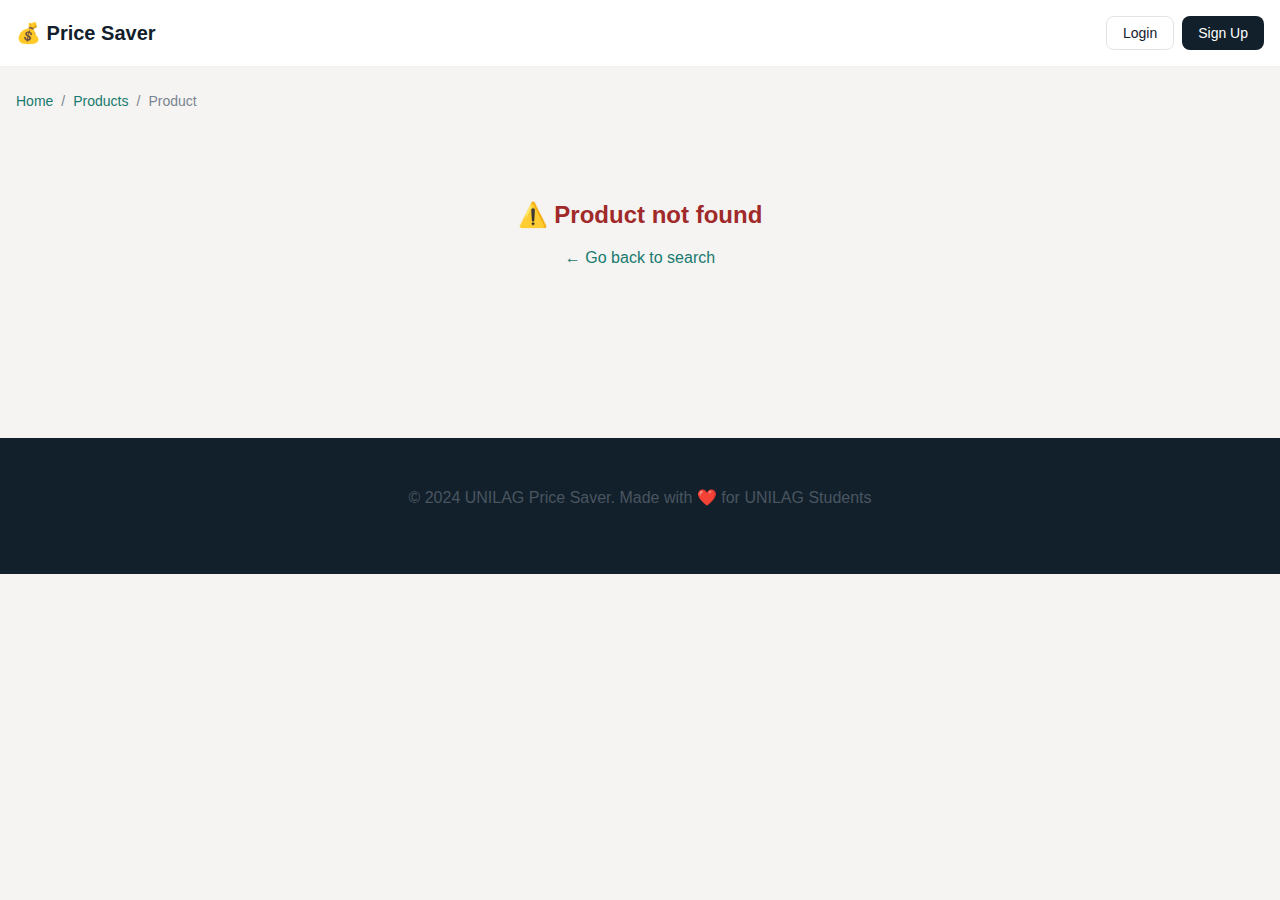
<file: app/frontend/product.html>
<!DOCTYPE html>
<html lang="en">
<head>
  <meta charset="UTF-8" />
  <meta name="viewport" content="width=device-width, initial-scale=1.0" />
  <meta name="description" content="View product details and price history" />
  <title>Product Details - UNILAG Price Saver</title>
  <link rel="stylesheet" href="css/theme.css" />
  <style>
    body {
      display: flex;
      flex-direction: column;
      background: var(--color-bg);
    }

    main {
      flex: 1;
      max-width: 1280px;
      margin: 0 auto;
      width: 100%;
      padding: var(--space-lg) var(--space-md);
    }

    .breadcrumb {
      display: flex;
      gap: var(--space-sm);
      margin-bottom: var(--space-lg);
      font-size: var(--font-size-sm);
      color: var(--color-muted);
    }

    .breadcrumb a {
      color: var(--color-accent);
    }

    /* ========== PRODUCT DETAIL SECTION ========== */
    .product-detail {
      display: grid;
      grid-template-columns: 1fr 1fr;
      gap: var(--space-2xl);
      margin-bottom: var(--space-3xl);
    }

    .product-image-section {
      background: var(--color-bg-secondary);
      border-radius: var(--border-radius-lg);
      padding: var(--space-2xl);
      text-align: center;
      display: flex;
      align-items: center;
      justify-content: center;
      min-height: 400px;
      color: var(--color-muted);
    }

    .product-image-large {
      font-size: 4rem;
    }

    .product-info {
      display: flex;
      flex-direction: column;
      gap: var(--space-lg);
    }

    .product-header h1 {
      font-size: var(--font-size-3xl);
      margin-bottom: var(--space-md);
      color: var(--color-text);
    }

    .rating {
      display: flex;
      gap: var(--space-sm);
      align-items: center;
      font-size: var(--font-size-sm);
      color: var(--color-muted);
    }

    /* ========== PRICING SECTION ========== */
    .pricing-box {
      background: var(--color-bg-secondary);
      border: var(--border-width-thin) solid var(--color-border);
      border-radius: var(--border-radius-lg);
      padding: var(--space-lg);
    }

    .price-current {
      display: flex;
      align-items: baseline;
      gap: var(--space-md);
      margin-bottom: var(--space-lg);
    }

    .price-amount {
      font-size: var(--font-size-4xl);
      font-weight: var(--font-weight-bold);
      color: var(--color-primary);
    }

    .price-original {
      font-size: var(--font-size-lg);
      color: var(--color-muted);
      text-decoration: line-through;
    }

    .price-savings {
      background: var(--color-success-bg);
      color: var(--color-success);
      padding: var(--space-sm) var(--space-md);
      border-radius: var(--border-radius-md);
      font-size: var(--font-size-sm);
      font-weight: var(--font-weight-semibold);
    }

    .price-stats {
      display: grid;
      grid-template-columns: 1fr 1fr;
      gap: var(--space-md);
      padding-top: var(--space-lg);
      border-top: var(--border-width-thin) solid var(--color-border);
    }

    .stat {
      text-align: center;
    }

    .stat-value {
      font-size: var(--font-size-xl);
      font-weight: var(--font-weight-bold);
      color: var(--color-primary);
    }

    .stat-label {
      font-size: var(--font-size-xs);
      color: var(--color-muted);
      margin-top: var(--space-xs);
    }

    /* ========== ACTION BUTTONS ========== */
    .actions {
      display: flex;
      gap: var(--space-md);
      flex-direction: column;
    }

    .actions .btn {
      width: 100%;
      padding: var(--space-md) var(--space-lg);
      font-weight: var(--font-weight-semibold);
    }

    /* ========== RETAILERS SECTION ========== */
    .retailers-section {
      background: var(--color-bg-secondary);
      border-radius: var(--border-radius-lg);
      padding: var(--space-lg);
      margin-bottom: var(--space-2xl);
    }

    .section-title {
      font-size: var(--font-size-lg);
      font-weight: var(--font-weight-bold);
      margin-bottom: var(--space-lg);
      color: var(--color-text);
    }

    .retailer-list {
      display: grid;
      grid-template-columns: repeat(auto-fill, minmax(250px, 1fr));
      gap: var(--space-lg);
    }

    .retailer-card {
      background: var(--color-bg);
      border: var(--border-width-thin) solid var(--color-border);
      border-radius: var(--border-radius-md);
      padding: var(--space-md);
      transition: all var(--transition-fast);
    }

    .retailer-card:hover {
      border-color: var(--color-accent);
      box-shadow: var(--shadow-md);
    }

    .retailer-name {
      font-size: var(--font-size-base);
      font-weight: var(--font-weight-semibold);
      color: var(--color-text);
      margin-bottom: var(--space-sm);
    }

    .retailer-price {
      font-size: var(--font-size-xl);
      font-weight: var(--font-weight-bold);
      color: var(--color-primary);
      margin-bottom: var(--space-sm);
    }

    .retailer-location {
      font-size: var(--font-size-xs);
      color: var(--color-muted);
      margin-bottom: var(--space-md);
    }

    .retailer-date {
      font-size: var(--font-size-xs);
      color: var(--color-muted);
    }

    /* ========== PRICE HISTORY ========== */
    .price-history-section {
      background: var(--color-bg-secondary);
      border-radius: var(--border-radius-lg);
      padding: var(--space-lg);
    }

    .price-history-chart {
      width: 100%;
      height: 300px;
      background: var(--color-bg);
      border-radius: var(--border-radius-md);
      display: flex;
      align-items: flex-end;
      justify-content: space-around;
      gap: var(--space-sm);
      padding: var(--space-lg);
    }

    .price-bar {
      flex: 1;
      background: var(--color-accent);
      border-radius: var(--border-radius-sm) var(--border-radius-sm) 0 0;
      position: relative;
      transition: all var(--transition-fast);
    }

    .price-bar:hover {
      background: var(--color-accent-light);
    }

    .price-bar-label {
      position: absolute;
      bottom: -25px;
      left: 50%;
      transform: translateX(-50%);
      font-size: var(--font-size-xs);
      color: var(--color-muted);
      white-space: nowrap;
    }

    /* ========== EMPTY STATE ========== */
    .loading,
    .error-state {
      text-align: center;
      padding: var(--space-3xl) var(--space-md);
      color: var(--color-muted);
    }

    .loading-spinner {
      display: inline-block;
      width: 40px;
      height: 40px;
      border: 3px solid var(--color-border);
      border-top-color: var(--color-accent);
      border-radius: 50%;
      animation: spin 1s linear infinite;
    }

    @keyframes spin {
      to { transform: rotate(360deg); }
    }

    /* ========== RESPONSIVE ========== */
    @media (max-width: 768px) {
      .product-detail {
        grid-template-columns: 1fr;
        gap: var(--space-lg);
      }

      .product-image-section {
        min-height: 250px;
      }

      .price-stats {
        grid-template-columns: 1fr;
      }

      .retailer-list {
        grid-template-columns: 1fr;
      }

      .price-history-chart {
        height: 200px;
      }
    }
  </style>
</head>
<body>
  <!-- Navigation -->
  <nav style="position: sticky; top: 0; z-index: var(--z-sticky); background: var(--color-bg-secondary); border-bottom: var(--border-width-thin) solid var(--color-border); backdrop-filter: blur(10px);">
    <div style="max-width: 1280px; margin: 0 auto; padding: var(--space-md); display: flex; justify-content: space-between; align-items: center;">
      <a href="/" style="font-size: var(--font-size-xl); font-weight: var(--font-weight-bold); color: var(--color-primary); text-decoration: none;">💰 Price Saver</a>
      <div style="display: flex; gap: var(--space-sm);">
        <button class="btn btn-secondary" onclick="goToLogin()" style="padding: var(--space-sm) var(--space-md); font-size: var(--font-size-sm);">Login</button>
        <button class="btn btn-primary" onclick="goToRegister()" style="padding: var(--space-sm) var(--space-md); font-size: var(--font-size-sm);">Sign Up</button>
      </div>
    </div>
  </nav>

  <main>
    <!-- Breadcrumb -->
    <div class="breadcrumb">
      <a href="/">Home</a>
      <span>/</span>
      <a href="/search.html">Products</a>
      <span>/</span>
      <span id="breadcrumbProduct">Product</span>
    </div>

    <!-- Content -->
    <div id="content">
      <div class="loading">
        <div class="loading-spinner"></div>
        <p>Loading product details...</p>
      </div>
    </div>
  </main>

  <!-- Footer -->
  <footer style="background: var(--color-primary); color: white; padding: var(--space-2xl) var(--space-md); margin-top: var(--space-3xl); text-align: center;">
    <p>&copy; 2024 UNILAG Price Saver. Made with ❤️ for UNILAG Students</p>
  </footer>

  <script>
    const API_BASE_URL = window.__API_BASE__ || "http://localhost:8000/api";

    // ========== UTILITY FUNCTIONS ==========
    function goToLogin() {
      window.location.href = "/login.html";
    }

    function goToRegister() {
      window.location.href = "/login.html?mode=register";
    }

    function getQueryParam(param) {
      const urlParams = new URLSearchParams(window.location.search);
      return urlParams.get(param);
    }

    function formatDate(dateString) {
      const date = new Date(dateString);
      return date.toLocaleDateString("en-US", { month: "short", day: "numeric" });
    }

    // ========== LOAD PRODUCT DATA ==========
    async function loadProduct() {
      const productId = getQueryParam("id");
      
      if (!productId) {
        showError("Product not found");
        return;
      }

      try {
        const response = await fetch(`${API_BASE_URL}/items/prices/all`);
        const allPrices = await response.json();

        // Find all prices for this item
        const productPrices = allPrices.filter((p) => p.item_id === parseInt(productId));
        
        if (productPrices.length === 0) {
          showError("Product not found");
          return;
        }

        const firstPrice = productPrices[0];
        const lowestPrice = Math.min(...productPrices.map((p) => p.price));
        const highestPrice = Math.max(...productPrices.map((p) => p.price));

        // Update breadcrumb
        document.getElementById("breadcrumbProduct").textContent = firstPrice.item_name;

        // Render product
        const content = `
          <div class="product-detail">
            <div class="product-image-section">
              <div class="product-image-large">📦</div>
            </div>
            <div class="product-info">
              <div class="product-header">
                <h1>${firstPrice.item_name}</h1>
                <div class="rating">
                  <span>⭐ Based on ${productPrices.length} price submissions</span>
                </div>
              </div>

              <div class="pricing-box">
                <div class="price-current">
                  <div class="price-amount">₦${lowestPrice.toLocaleString()}</div>
                  <div class="price-original">₦${highestPrice.toLocaleString()}</div>
                </div>
                <div class="price-stats">
                  <div class="stat">
                    <div class="stat-value">₦${lowestPrice.toLocaleString()}</div>
                    <div class="stat-label">Lowest Price</div>
                  </div>
                  <div class="stat">
                    <div class="stat-value">₦${highestPrice.toLocaleString()}</div>
                    <div class="stat-label">Highest Price</div>
                  </div>
                  <div class="stat">
                    <div class="stat-value">₦${(productPrices.reduce((sum, p) => sum + p.price, 0) / productPrices.length).toFixed(0).toLocaleString()}</div>
                    <div class="stat-label">Average Price</div>
                  </div>
                  <div class="stat">
                    <div class="stat-value">${productPrices.length}</div>
                    <div class="stat-label">Submissions</div>
                  </div>
                </div>
              </div>

              <div class="actions">
                <button class="btn btn-primary" onclick="goToLogin()">Submit New Price</button>
                <button class="btn btn-secondary" onclick="goToLogin()">Save Item</button>
              </div>
            </div>
          </div>

          <!-- Retailers Section -->
          <div class="retailers-section">
            <h2 class="section-title">Available at ${productPrices.length} Store${productPrices.length > 1 ? 's' : ''}</h2>
            <div class="retailer-list">
              ${productPrices
                .sort((a, b) => a.price - b.price)
                .map(
                  (price) => `
                <div class="retailer-card">
                  <div class="retailer-name">🏪 ${price.store_name || "Unknown Store"}</div>
                  <div class="retailer-price">₦${price.price?.toLocaleString() || "N/A"}</div>
                  <div class="retailer-location">📍 Campus Area</div>
                  <div class="retailer-date">Updated: ${formatDate(price.created_at || new Date())}</div>
                </div>
              `
                )
                .join("")}
            </div>
          </div>

          <!-- Price History Section -->
          <div class="price-history-section">
            <h2 class="section-title">Price Trend</h2>
            <div class="price-history-chart">
              ${productPrices
                .slice(0, 10)
                .map((price, index) => {
                  const percentage = ((price.price - lowestPrice) / (highestPrice - lowestPrice)) * 100 || 10;
                  return `
                  <div class="price-bar" style="height: ${percentage}%;" title="₦${price.price}">
                    <div class="price-bar-label">${index + 1}</div>
                  </div>
                `;
                })
                .join("")}
            </div>
            <p style="text-align: center; color: var(--color-muted); margin-top: var(--space-lg); font-size: var(--font-size-sm);">
              Showing latest price submissions across stores
            </p>
          </div>
        `;

        document.getElementById("content").innerHTML = content;
      } catch (error) {
        console.error("Error loading product:", error);
        showError("Unable to load product. Please try again later.");
      }
    }

    function showError(message) {
      document.getElementById("content").innerHTML = `
        <div class="error-state">
          <h3 style="color: var(--color-danger); margin-bottom: var(--space-md);">⚠️ ${message}</h3>
          <p><a href="/search.html" style="color: var(--color-accent);">← Go back to search</a></p>
        </div>
      `;
    }

    // ========== INITIALIZATION ==========
    document.addEventListener("DOMContentLoaded", loadProduct);
  </script>
</body>
</html>
</file>
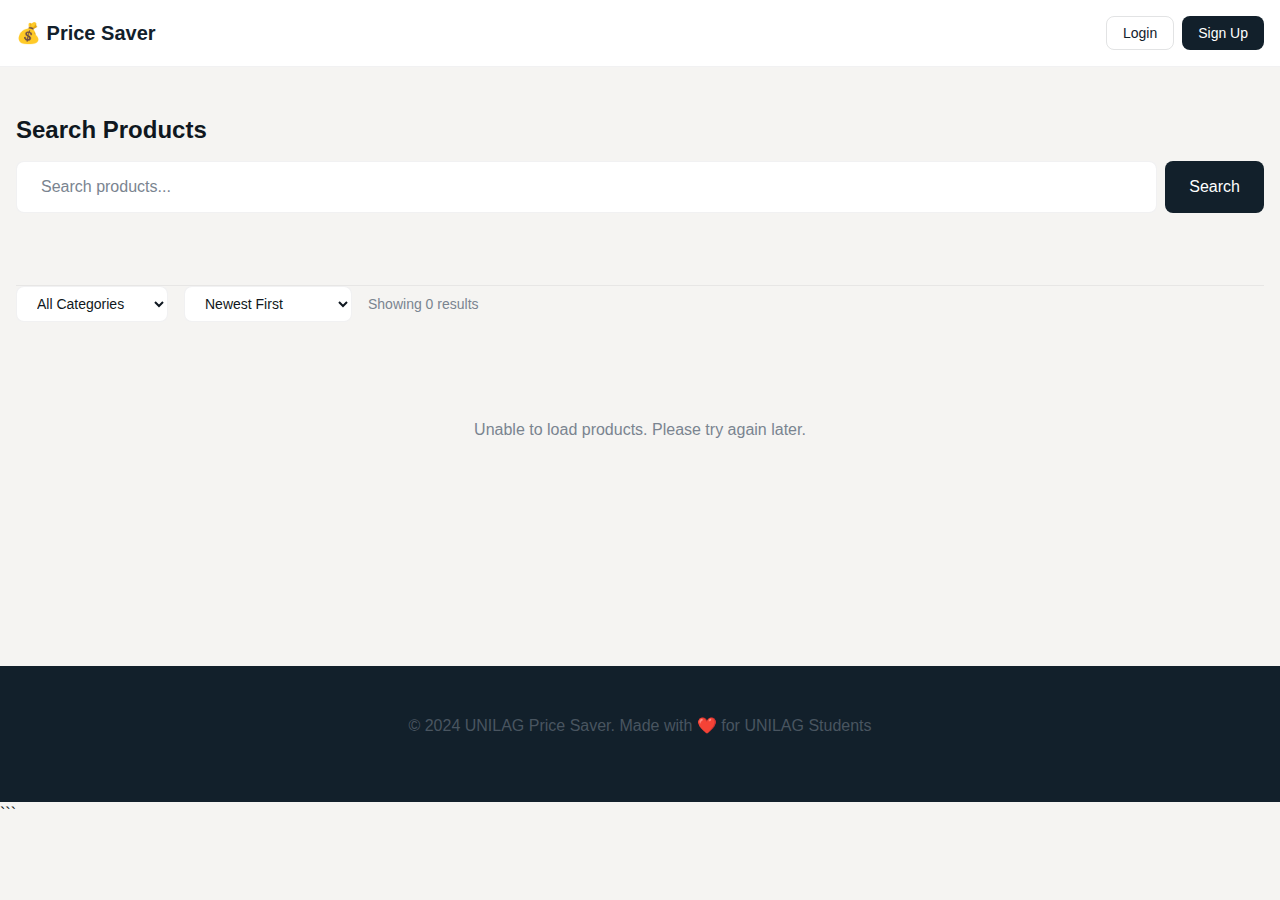
<file: app/frontend/search.html>
<!DOCTYPE html>
<html lang="en">
<head>
  <meta charset="UTF-8" />
  <meta name="viewport" content="width=device-width, initial-scale=1.0" />
  <meta name="description" content="Search UNILAG Price Saver for products and compare prices" />
  <title>Search Products - UNILAG Price Saver</title>
  <link rel="stylesheet" href="css/theme.css" />
  <script src="js/realtime-updates.js"></script>
  <style>
    body {
      display: flex;
      flex-direction: column;
    }

    main {
      flex: 1;
      max-width: 1280px;
      margin: 0 auto;
      width: 100%;
      padding: 0 var(--space-md);
    }

    /* ========== HEADER ========== */
    .search-header {
      padding: var(--space-2xl) 0;
      border-bottom: var(--border-width-thin) solid var(--color-border);
    }

    .search-title {
      font-size: var(--font-size-2xl);
      margin-bottom: var(--space-md);
      color: var(--color-text);
    }

    .search-bar {
      display: flex;
      gap: var(--space-sm);
      margin-bottom: var(--space-lg);
    }

    .search-bar input {
      flex: 1;
      padding: var(--space-md) var(--space-lg);
    }

    .search-bar button {
      padding: var(--space-md) var(--space-lg);
    }

    /* ========== FILTERS & SORTING ========== */
    .controls {
      display: flex;
      gap: var(--space-md);
      margin-bottom: var(--space-2xl);
      flex-wrap: wrap;
      align-items: center;
    }

    .sort-select,
    .category-select {
      padding: var(--space-sm) var(--space-md);
      font-size: var(--font-size-sm);
    }

    .results-count {
      color: var(--color-muted);
      font-size: var(--font-size-sm);
    }

    /* ========== PRODUCT GRID ========== */
    .products-section {
      padding: var(--space-2xl) 0;
    }

    .product-grid {
      display: grid;
      grid-template-columns: repeat(auto-fill, minmax(280px, 1fr));
      gap: var(--space-lg);
      margin-bottom: var(--space-2xl);
    }

    .product-card {
      background: var(--color-bg-secondary);
      border: var(--border-width-thin) solid var(--color-border);
      border-radius: var(--border-radius-lg);
      overflow: hidden;
      transition: all var(--transition-base);
      display: flex;
      flex-direction: column;
      height: 100%;
      box-shadow: var(--shadow-sm);
    }

    .product-card:hover {
      transform: translateY(-4px);
      box-shadow: var(--shadow-lg);
      border-color: var(--color-accent);
    }

    .product-image {
      width: 100%;
      height: 200px;
      background: var(--color-bg);
      display: flex;
      align-items: center;
      justify-content: center;
      color: var(--color-muted);
      position: relative;
    }

    .product-body {
      padding: var(--space-md);
      flex: 1;
      display: flex;
      flex-direction: column;
    }

    .product-title {
      font-size: var(--font-size-sm);
      font-weight: var(--font-weight-semibold);
      margin-bottom: var(--space-sm);
      color: var(--color-text);
      line-height: var(--line-height-tight);
      display: -webkit-box;
      -webkit-line-clamp: 2;
      -webkit-box-orient: vertical;
      overflow: hidden;
    }

    .product-price {
      font-size: var(--font-size-lg);
      font-weight: var(--font-weight-bold);
      color: var(--color-primary);
      margin-bottom: var(--space-sm);
    }

    .product-store {
      font-size: var(--font-size-xs);
      color: var(--color-text-secondary);
      margin-bottom: var(--space-sm);
    }

    .location-tag {
      display: inline-block;
      background: var(--color-info-bg);
      color: var(--color-info);
      padding: var(--space-xs) var(--space-sm);
      border-radius: var(--border-radius-sm);
      font-size: var(--font-size-xs);
      margin-bottom: var(--space-md);
    }

    .product-actions {
      display: flex;
      gap: var(--space-sm);
      margin-top: auto;
      padding-top: var(--space-md);
      border-top: var(--border-width-thin) solid var(--color-border);
    }

    .product-actions button {
      flex: 1;
      padding: var(--space-sm);
      font-size: var(--font-size-xs);
    }

    /* ========== PAGINATION ========== */
    .pagination {
      display: flex;
      justify-content: center;
      gap: var(--space-sm);
      margin: var(--space-2xl) 0;
      flex-wrap: wrap;
    }

    .pagination button {
      padding: var(--space-sm) var(--space-md);
      border: var(--border-width-thin) solid var(--color-border);
      background: var(--color-bg-secondary);
      color: var(--color-text);
      border-radius: var(--border-radius-md);
      cursor: pointer;
      transition: all var(--transition-fast);
    }

    .pagination button:hover,
    .pagination button.active {
      background: var(--color-primary);
      color: white;
      border-color: var(--color-primary);
    }

    /* ========== EMPTY STATE ========== */
    .empty-state {
      text-align: center;
      padding: var(--space-3xl) var(--space-md);
      color: var(--color-muted);
    }

    .empty-state h3 {
      font-size: var(--font-size-xl);
      margin-bottom: var(--space-md);
      color: var(--color-text);
    }

    .empty-state p {
      margin-bottom: var(--space-lg);
    }

    /* ========== LOADING STATE ========== */
    .loading {
      text-align: center;
      padding: var(--space-3xl) var(--space-md);
      color: var(--color-muted);
    }

    .loading-spinner {
      display: inline-block;
      width: 40px;
      height: 40px;
      border: 3px solid var(--color-border);
      border-top-color: var(--color-accent);
      border-radius: 50%;
      animation: spin 1s linear infinite;
    }

    @keyframes spin {
      to { transform: rotate(360deg); }
    }

    /* ========== RESPONSIVE ========== */
    @media (max-width: 768px) {
      .controls {
        gap: var(--space-sm);
      }

      .product-grid {
        grid-template-columns: repeat(auto-fill, minmax(150px, 1fr));
        gap: var(--space-md);
      }

      .product-body {
        padding: var(--space-sm);
      }

      .search-bar {
        flex-direction: column;
      }

      .search-bar button {
        width: 100%;
      }
    }
  </style>
</head>
<body>
  <!-- Navigation -->
  <nav style="position: sticky; top: 0; z-index: var(--z-sticky); background: var(--color-bg-secondary); border-bottom: var(--border-width-thin) solid var(--color-border); backdrop-filter: blur(10px);">
    <div style="max-width: 1280px; margin: 0 auto; padding: var(--space-md); display: flex; justify-content: space-between; align-items: center;">
      <a href="/" style="font-size: var(--font-size-xl); font-weight: var(--font-weight-bold); color: var(--color-primary); text-decoration: none;">💰 Price Saver</a>
      <div style="display: flex; gap: var(--space-sm);">
        <button class="btn btn-secondary" onclick="goToLogin()" style="padding: var(--space-sm) var(--space-md); font-size: var(--font-size-sm);">Login</button>
        <button class="btn btn-primary" onclick="goToRegister()" style="padding: var(--space-sm) var(--space-md); font-size: var(--font-size-sm);">Sign Up</button>
      </div>
    </div>
  </nav>

  <main>
    <!-- Search Header -->
    <div class="search-header">
      <h1 class="search-title">Search Products</h1>
      <div class="search-bar">
        <input
          type="text"
          id="searchInput"
          placeholder="Search products..."
          onkeyup="handleSearch()"
          aria-label="Search products"
        />
        <button class="btn btn-primary" onclick="handleSearch()">Search</button>
      </div>
    </div>

    <!-- Controls -->
    <div class="controls">
      <select id="categorySelect" class="category-select" onchange="applyFilters()">
        <option value="">All Categories</option>
        <option value="EDIBLES">🍚 Edibles</option>
        <option value="DRINKS">🥤 Drinks</option>
        <option value="NON-EDIBLES">🧼 Non-Edibles</option>
      </select>
      <select id="sortSelect" class="sort-select" onchange="applyFilters()">
        <option value="newest">Newest First</option>
        <option value="price-asc">Price: Low to High</option>
        <option value="price-desc">Price: High to Low</option>
        <option value="most-submitted">Most Submitted</option>
      </select>
      <span class="results-count">
        Showing <span id="resultCount">0</span> results
      </span>
    </div>

    <!-- Products Section -->
    <section class="products-section">
      <div class="product-grid" id="productGrid">
        <div class="loading">
          <div class="loading-spinner"></div>
          <p>Loading products...</p>
        </div>
      </div>

      <!-- Pagination -->
      <div class="pagination" id="pagination"></div>
    </section>
  </main>

  <!-- Footer -->
  <footer style="background: var(--color-primary); color: white; padding: var(--space-2xl) var(--space-md); margin-top: var(--space-3xl); text-align: center;">
    <p>&copy; 2024 UNILAG Price Saver. Made with ❤️ for UNILAG Students</p>
  </footer>

  <script>
    const API_BASE_URL = window.__API_BASE__ || "http://localhost:8000/api";
    const ITEMS_PER_PAGE = 12;
    let currentPage = 1;
    let allProducts = [];
    let filteredProducts = [];

    // ========== UTILITY FUNCTIONS ==========
    function goToLogin() {
      window.location.href = "/login.html";
    }

    function goToRegister() {
      window.location.href = "/login.html?mode=register";
    }

    function goToProductDetail(productId) {
      window.location.href = `/product.html?id=${productId}`;
    }

    // ========== URL PARAMS ==========
    function getQueryParam(param) {
      const urlParams = new URLSearchParams(window.location.search);
      return urlParams.get(param);
    }

    // ========== FETCH & FILTER ==========
    async function loadProducts() {
      try {
        const response = await fetch(`${API_BASE_URL}/items/prices/all`);
        allProducts = await response.json();
        
        // Apply initial search query if present
        const searchQuery = getQueryParam("q");
        const category = getQueryParam("category");
        
        if (searchQuery) {
          document.getElementById("searchInput").value = searchQuery;
        }
        
        if (category) {
          document.getElementById("categorySelect").value = category;
        }
        
        applyFilters();
      } catch (error) {
        console.error("Error loading products:", error);
        document.getElementById("productGrid").innerHTML =
          '<p style="grid-column: 1/-1; text-align: center; color: var(--color-muted);">Unable to load products. Please try again later.</p>';
      }
    }

    function applyFilters() {
      const searchQuery = document.getElementById("searchInput").value.toLowerCase();
      const category = document.getElementById("categorySelect").value;
      const sort = document.getElementById("sortSelect").value;

      // Filter products
      filteredProducts = allProducts.filter((product) => {
        const matchesSearch =
          !searchQuery ||
          product.item_name.toLowerCase().includes(searchQuery) ||
          product.store_name.toLowerCase().includes(searchQuery);
        
        const matchesCategory = !category || product.category === category;
        
        return matchesSearch && matchesCategory;
      });

      // Sort products
      if (sort === "price-asc") {
        filteredProducts.sort((a, b) => a.price - b.price);
      } else if (sort === "price-desc") {
        filteredProducts.sort((a, b) => b.price - a.price);
      } else if (sort === "most-submitted") {
        const counts = {};
        filteredProducts.forEach((p) => {
          counts[p.item_id] = (counts[p.item_id] || 0) + 1;
        });
        filteredProducts.sort((a, b) => (counts[b.item_id] || 0) - (counts[a.item_id] || 0));
      }

      currentPage = 1;
      updateResultsCount();
      renderProducts();
      renderPagination();
    }

    function renderProducts() {
      const start = (currentPage - 1) * ITEMS_PER_PAGE;
      const end = start + ITEMS_PER_PAGE;
      const pageProducts = filteredProducts.slice(start, end);

      if (pageProducts.length === 0) {
        document.getElementById("productGrid").innerHTML =
          '<div class="empty-state" style="grid-column: 1/-1;"><h3>No products found</h3><p>Try adjusting your search or filters</p></div>';
        return;
      }

      const productHTML = pageProducts
        .map(
          (product) => `
        <div class="product-card">
          <div class="product-image">
            <span>📦 ${product.item_name || "Product"}</span>
          </div>
          <div class="product-body">
            <h3 class="product-title">${product.item_name || "Unnamed Product"}</h3>
            <div class="product-price" data-item-id="${product.item_id}">₦${product.price?.toLocaleString() || "N/A"}</div>
            <div class="product-store">🏪 ${product.store_name || "Unknown Store"}</div>
            <div class="location-tag">📍 Campus Area</div>
          </div>
          <div class="product-actions">
            <button class="btn btn-secondary" onclick="goToProductDetail(${product.item_id})" style="flex: 1;">
              View Details
            </button>
            <button class="btn btn-secondary" onclick="alert('Please login to save items')" style="flex: 1;">
              Save
            </button>
          </div>
        </div>
      `
        )
        .join("");

      document.getElementById("productGrid").innerHTML = productHTML;
    }

    function renderPagination() {
      const totalPages = Math.ceil(filteredProducts.length / ITEMS_PER_PAGE);
      const pagination = document.getElementById("pagination");
      pagination.innerHTML = "";

      if (totalPages <= 1) return;

      // Previous button
      const prevBtn = document.createElement("button");
      prevBtn.textContent = "← Previous";
      prevBtn.disabled = currentPage === 1;
      prevBtn.onclick = () => {
        if (currentPage > 1) {
          currentPage--;
          renderProducts();
          renderPagination();
          window.scrollTo({ top: 0, behavior: "smooth" });
        }
      };
      pagination.appendChild(prevBtn);

      // Page numbers
      for (let i = 1; i <= totalPages; i++) {
        const btn = document.createElement("button");
        btn.textContent = i;
        btn.className = i === currentPage ? "active" : "";
        btn.onclick = () => {
          currentPage = i;
          renderProducts();
          renderPagination();
          window.scrollTo({ top: 0, behavior: "smooth" });
        };
        pagination.appendChild(btn);
      }

      // Next button
      const nextBtn = document.createElement("button");
      nextBtn.textContent = "Next →";
      nextBtn.disabled = currentPage === totalPages;
      nextBtn.onclick = () => {
        if (currentPage < totalPages) {
          currentPage++;
          renderProducts();
          renderPagination();
          window.scrollTo({ top: 0, behavior: "smooth" });
        }
      };
      pagination.appendChild(nextBtn);
    }

    function updateResultsCount() {
      document.getElementById("resultCount").textContent = filteredProducts.length;
    }

    // ========== REAL-TIME PRICE UPDATES ==========
    const priceUpdater = new PriceUpdater(API_BASE_URL.replace("/api", ""));

    function subscribeToRealtimePrices() {
      priceUpdater
        .connect()
        .then(() => {
          // Subscribe to all price updates on search page
          priceUpdater.subscribe(0, (update) => {
            // Find product card with matching item_id and update price
            const productCards = document.querySelectorAll(".product-card");
            productCards.forEach((card) => {
              const priceElement = card.querySelector(".product-price");
              if (priceElement && priceElement.getAttribute("data-item-id") === String(update.itemId)) {
                // Animate price change
                const oldPrice = priceElement.textContent;
                priceElement.textContent = `₦${update.price.toLocaleString()}`;
                priceElement.style.animation = "none";
                setTimeout(() => {
                  priceElement.style.animation = "priceFlash 0.6s ease";
                }, 10);
              }
            });
          });
        })
        .catch((e) => {
          console.warn("Real-time updates unavailable:", e);
          // Gracefully continue without real-time updates
        });
    }

    // Add CSS animation for price flashing
    const style = document.createElement("style");
    style.textContent = `
      @keyframes priceFlash {
        0% { background-color: transparent; }
        50% { background-color: var(--color-accent-lighter); }
        100% { background-color: transparent; }
      }
    `;
    document.head.appendChild(style);

    // ========== INITIALIZATION ==========
    document.addEventListener("DOMContentLoaded", () => {
      loadProducts();
      subscribeToRealtimePrices();

      // Allow Enter to submit search
      document.getElementById("searchInput").addEventListener("keypress", (e) => {
        if (e.key === "Enter") {
          handleSearch();
        }
      });

      // Cleanup WebSocket on page unload
      window.addEventListener("beforeunload", () => {
        priceUpdater.disconnect();
      });
    });
  </script>
</body>
</html>
```
</file>
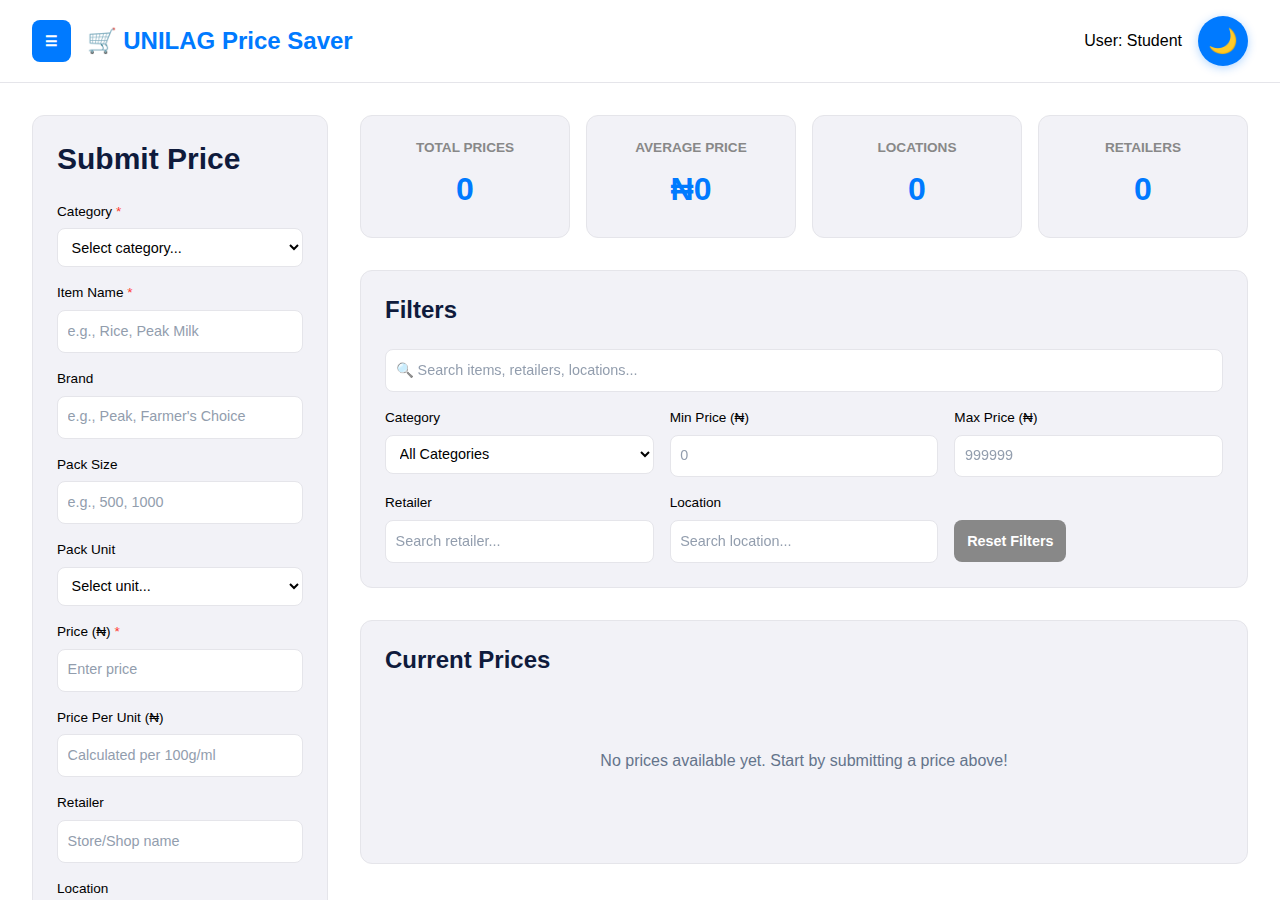
<file: app/frontend/user-dashboard.html>
<!DOCTYPE html>
<html lang="en">
<head>
  <meta charset="utf-8" />
  <meta name="viewport" content="width=device-width, initial-scale=1, viewport-fit=cover" />
  <title>UNILAG Price Saver - Dashboard</title>

  <!-- Design System CSS with color variables -->
  <link rel="stylesheet" href="css/design-system.css" />
  <!-- Extracted Dashboard CSS -->
  <link rel="stylesheet" href="css/user-dashboard.css">
</head>
<body>
  <header>
    <button class="nav-toggle" id="navToggleBtn" title="Navigation">☰</button>
    <div class="logo">🛒 UNILAG Price Saver</div>
    <div class="header-actions">
      <span id="user-info">User: Student</span>
      <button class="dark-mode-toggle" id="darkModeBtn" title="Toggle dark mode">🌙</button>
    </div>
  </header>

  <div class="nav-overlay" id="navOverlay" aria-hidden="true"></div>

  <nav class="nav-panel" id="navPanel" aria-hidden="true">
    <h3>📱 Navigation</h3>
    <a href="user-dashboard.html" class="nav-item" data-action="home">📊 Dashboard</a>
    <button class="nav-item" data-action="trends">📈 Trends</button>
    <button class="nav-item" data-action="insights">📊 Category Insights</button>
    <button class="nav-item" data-action="alerts">🔔 My Alerts</button>
    <button class="nav-item" data-action="basket-compare">🛒 Smart Compare</button>
    <button class="nav-item" data-action="profile">👤 Profile</button>
    <button class="nav-item" data-action="logout">🚪 Logout</button>
  </nav>

  <!-- Location Picker Modal -->
  <div class="location-modal" id="locationModal" aria-hidden="true">
    <div class="location-modal-content" role="dialog" aria-modal="true" aria-labelledby="locationModalTitle">
      <div class="location-modal-header">
        <h3 id="locationModalTitle">📍 Pick Location</h3>
        <button class="location-modal-close" id="locationModalClose" aria-label="Close">×</button>
      </div>
      <div class="location-modal-body">
        <div class="location-info"> Click on the map to select a location or search for a place below</div>

        <div class="location-input-group">
          <label for="locationSearch">Search Location</label>
          <input type="text" id="locationSearch" placeholder="e.g., UNILAG, Shoprite Ikeja, Lekki" autocomplete="off">
          <div class="autocomplete-list" id="autocompleteList" aria-live="polite"></div>
        </div>

        <div id="map" role="region" aria-label="Map"></div>

        <div class="location-coordinates" id="locationCoordinates" aria-hidden="true">
          <p><strong>Selected Location:</strong></p>
          <p id="selectedAddress">-</p>
          <p>Latitude: <span id="selectedLat">-</span></p>
          <p>Longitude: <span id="selectedLng">-</span></p>
        </div>

        <div class="location-input-group">
          <label for="manualLocation">Or Enter Location Manually</label>
          <input type="text" id="manualLocation" placeholder="e.g., Main Campus, Federal College Road">
        </div>
      </div>
      <div class="location-modal-footer">
        <button class="btn-secondary" id="locationModalCancel">Cancel</button>
        <button class="btn-primary" id="locationModalConfirm">Confirm Location</button>
      </div>
    </div>
  </div>

  <div class="container">
    <aside class="sidebar">
      <h2>Submit Price</h2>
      <div class="success-message" id="successMsg" role="status">✅ Price submitted successfully!</div>

      <div class="form-section">
        <form id="priceForm" novalidate>
          <div class="form-group">
            <label for="category">Category <span class="required">*</span></label>
            <select id="category" required>
              <option value="">Select category...</option>
            </select>
          </div>

          <div class="form-group">
            <label for="itemName">Item Name <span class="required">*</span></label>
            <input type="text" id="itemName" placeholder="e.g., Rice, Peak Milk" required>
          </div>

          <div class="form-group">
            <label for="brand">Brand</label>
            <input type="text" id="brand" placeholder="e.g., Peak, Farmer's Choice">
          </div>

          <div class="form-group">
            <label for="packSize">Pack Size</label>
            <input type="text" id="packSize" placeholder="e.g., 500, 1000">
          </div>

          <div class="form-group">
            <label for="packUnit">Pack Unit</label>
            <select id="packUnit">
              <option value="">Select unit...</option>
              <option value="g">Grams (g)</option>
              <option value="kg">Kilograms (kg)</option>
              <option value="ml">Milliliters (ml)</option>
              <option value="L">Liters (L)</option>
              <option value="pcs">Pieces (pcs)</option>
              <option value="pack">Pack</option>
            </select>
          </div>

          <div class="form-group">
            <label for="price">Price (₦) <span class="required">*</span></label>
            <input type="number" id="price" step="0.01" placeholder="Enter price" required>
          </div>

          <div class="form-group">
            <label for="pricePerUnit">Price Per Unit (₦)</label>
            <input type="number" id="pricePerUnit" step="0.01" placeholder="Calculated per 100g/ml">
          </div>

          <div class="form-group">
            <label for="retailer">Retailer</label>
            <input type="text" id="retailer" placeholder="Store/Shop name">
          </div>

          <div class="form-group">
            <label for="location">Location</label>
            <div class="flex-row">
              <input type="text" id="location" placeholder="Area/Campus location" style="flex:1;" aria-label="Selected location">
              <button type="button" id="mapPickerBtn" class="btn-success" title="Pick location from map">📍</button>
            </div>
          </div>

          <button type="submit" id="submitPriceBtn">Submit Price</button>
        </form>
      </div>
    </aside>

    <main class="main">
      <div class="stats-cards">
        <div class="stat-card"><h4>Total Prices</h4><div class="number" id="totalPrices">0</div></div>
        <div class="stat-card"><h4>Average Price</h4><div class="number" id="avgPrice">₦0</div></div>
        <div class="stat-card"><h4>Locations</h4><div class="number" id="totalLocations">0</div></div>
        <div class="stat-card"><h4>Retailers</h4><div class="number" id="totalRetailers">0</div></div>
      </div>

      <section class="filters">
        <h3>Filters</h3>
        <div class="search-autocomplete" style="margin-bottom:1rem;">
          <input type="text" id="globalSearch" class="search-autocomplete-input" placeholder="🔍 Search items, retailers, locations..." autocomplete="off">
          <div class="search-results" id="searchResults" aria-live="polite"></div>
        </div>

        <div class="filter-grid">
          <div><label for="filterCategory">Category</label><select id="filterCategory"><option value="">All Categories</option></select></div>
          <div><label for="filterMinPrice">Min Price (₦)</label><input type="number" id="filterMinPrice" placeholder="0" step="0.01"></div>
          <div><label for="filterMaxPrice">Max Price (₦)</label><input type="number" id="filterMaxPrice" placeholder="999999" step="0.01"></div>
          <div><label for="filterRetailer">Retailer</label><input type="text" id="filterRetailer" placeholder="Search retailer..."></div>
          <div><label for="filterLocation">Location</label><input type="text" id="filterLocation" placeholder="Search location..."></div>
          <div><label>&nbsp;</label><button class="secondary" id="resetFiltersBtn">Reset Filters</button></div>
        </div>
      </section>

      <section class="prices-section">
        <h3>Current Prices</h3>
        <div id="pricesContainer"><div class="empty-state"><p>No prices available yet. Start by submitting a price above!</p></div></div>
      </section>
    </main>
  </div>

  <!-- Mobile Bottom Navigation -->
  <nav class="mobile-bottom-nav" id="mobileBottomNav" aria-hidden="true">
    <button class="mobile-nav-item active" data-action="home"><span>🏠</span><span>Home</span></button>
    <button class="mobile-nav-item" data-action="trends"><span>📈</span><span>Trends</span></button>
    <button class="mobile-nav-item" data-action="submit"><span>💰</span><span>Submit</span></button>
    <button class="mobile-nav-item" data-action="map"><span>🗺️</span><span>Map</span></button>
    <button class="mobile-nav-item" data-action="profile"><span>👤</span><span>Profile</span></button>
  </nav>

  <!-- Alert Modal -->
  <div class="alert-modal" id="alertModal" aria-hidden="true">
    <div class="alert-modal-content" role="dialog" aria-modal="true">
      <h3 class="modal-title">🔔 My Alerts</h3>
      <div id="alertModalBody"></div>
      <div style="border-top: 1px solid var(--border); padding-top: 1rem; margin-top: 1rem;">
        <h4 style="margin-bottom: 1rem;">Create New Alert</h4>
        <div class="form-group"><label>Item Name</label><input type="text" id="alertItemName" placeholder="Enter item name"></div>
        <div class="form-group"><label>Notify me when price is below (₦)</label><input type="number" id="alertThreshold" step="0.01" placeholder="Enter price threshold"></div>
        <div class="modal-actions"><button class="secondary" id="alertCancelBtn">Cancel</button><button id="alertSaveBtn">Save Alert</button></div>
      </div>
    </div>
  </div>

  <!-- Retailer Modal -->
  <div class="retailer-modal" id="retailerModal" aria-hidden="true">
    <div class="retailer-modal-content" role="dialog" aria-modal="true">
      <div class="retailer-header"><div><span class="retailer-name" id="retailerProfileName">-</span> <span class="verified-badge" id="retailerVerified" style="display:none;">✓ Verified</span></div><button id="retailerCloseBtn" aria-label="Close">×</button></div>
      <div class="retailer-stats" id="retailerStats"></div>
      <div class="category-insight-card"><h4>💰 Cheapest Items</h4><div id="retailerCheapestItems"></div></div>
      <div class="category-insight-card"><h4>🔥 Top Items</h4><div id="retailerTopItems"></div></div>
    </div>
  </div>

  <!-- Category Insights Modal -->
  <div class="alert-modal" id="categoryInsightsModal" aria-hidden="true">
    <div class="alert-modal-content">
      <div class="modal-header"><h3>📊 Category Insights</h3><button id="categoryInsightsClose">×</button></div>
      <div id="categoryInsightsContent"></div>
    </div>
  </div>

  <!-- Profile Modal -->
  <div class="alert-modal" id="profileModal" aria-hidden="true">
    <div class="alert-modal-content">
      <div class="modal-header"><h3>👤 My Profile</h3><button id="profileCloseBtn">×</button></div>
      <div id="profileContent"></div>
    </div>
  </div>

  <!-- Main JS entry (ES module) -->
  <script type="module" src="js/user-dashboard.js"></script>
</body>
</html>
</file>
<file: app/frontend/css/design-system.css>
/**
 * UNILAG Price Saver - Design System
 * CSS Variables for unified color and typography
 * Supports light and dark modes
 */

:root {
  /* ========== COLOR PALETTE ========== */
  /* Primary Colors */
  --color-primary-dark: #0F1B3C;      /* Dark Indigo - Primary Brand */
  --color-primary: #2563EB;           /* Royal Blue - Interactive Elements */
  --color-primary-light: #3B82F6;     /* Accent Blue - Highlights */
  
  /* Neutral Colors */
  --color-bg-primary: #F8FAFC;        /* Off-white Background */
  --color-bg-secondary: #FFFFFF;      /* Pure White */
  --color-text-primary: #0F1B3C;      /* Dark text */
  --color-text-secondary: #64748B;    /* Slate Gray - Secondary text */
  --color-border: #E2E8F0;            /* Light border */
  
  /* Status Colors */
  --color-success: #10B981;           /* Green - Success/Approved */
  --color-warning: #F59E0B;           /* Amber - Warning */
  --color-danger: #EF4444;            /* Red - Error/Danger */
  --color-info: #0EA5E9;              /* Cyan - Information */
  
  /* Semantic Colors */
  --color-approved: #10B981;
  --color-pending: #F59E0B;
  --color-rejected: #EF4444;
  
  /* ========== GRADIENTS ========== */
  --gradient-primary: linear-gradient(135deg, #0F1B3C 0%, #1E3A5F 50%, #2563EB 100%);
  --gradient-subtle: linear-gradient(135deg, #F8FAFC 0%, #FFFFFF 100%);
  --gradient-overlay: linear-gradient(180deg, rgba(15, 27, 60, 0.8) 0%, rgba(37, 99, 235, 0.5) 100%);
  
  /* ========== SHADOWS ========== */
  --shadow-sm: 0 1px 2px 0 rgba(0, 0, 0, 0.05);
  --shadow-md: 0 4px 6px -1px rgba(0, 0, 0, 0.1);
  --shadow-lg: 0 10px 15px -3px rgba(0, 0, 0, 0.1);
  --shadow-xl: 0 20px 25px -5px rgba(0, 0, 0, 0.1);
  --shadow-glow: 0 0 20px rgba(37, 99, 235, 0.3);
  
  /* ========== SPACING ========== */
  --space-xs: 0.25rem;  /* 4px */
  --space-sm: 0.5rem;   /* 8px */
  --space-md: 1rem;     /* 16px */
  --space-lg: 1.5rem;   /* 24px */
  --space-xl: 2rem;     /* 32px */
  --space-2xl: 3rem;    /* 48px */
  --space-3xl: 4rem;    /* 64px */
  
  /* ========== TYPOGRAPHY ========== */
  --font-family-base: -apple-system, BlinkMacSystemFont, "Segoe UI", "Helvetica Neue", sans-serif;
  --font-family-mono: "Menlo", "Monaco", "Courier New", monospace;
  
  --font-size-xs: 0.75rem;    /* 12px */
  --font-size-sm: 0.875rem;   /* 14px */
  --font-size-base: 1rem;     /* 16px */
  --font-size-lg: 1.125rem;   /* 18px */
  --font-size-xl: 1.25rem;    /* 20px */
  --font-size-2xl: 1.5rem;    /* 24px */
  --font-size-3xl: 1.875rem;  /* 30px */
  --font-size-4xl: 2.25rem;   /* 36px */
  
  --font-weight-normal: 400;
  --font-weight-medium: 500;
  --font-weight-semibold: 600;
  --font-weight-bold: 700;
  
  --line-height-tight: 1.25;
  --line-height-normal: 1.5;
  --line-height-relaxed: 1.75;
  
  /* ========== BORDER ========== */
  --border-radius-sm: 0.375rem;   /* 6px */
  --border-radius-md: 0.5rem;     /* 8px */
  --border-radius-lg: 1rem;       /* 16px */
  --border-radius-xl: 1.5rem;     /* 24px */
  --border-radius-full: 9999px;
  
  /* ========== TRANSITIONS ========== */
  --transition-fast: 150ms cubic-bezier(0.4, 0, 0.2, 1);
  --transition-base: 300ms cubic-bezier(0.4, 0, 0.2, 1);
  --transition-slow: 500ms cubic-bezier(0.4, 0, 0.2, 1);
  
  /* ========== Z-INDEX ========== */
  --z-dropdown: 1000;
  --z-sticky: 1020;
  --z-fixed: 1030;
  --z-modal-backdrop: 1040;
  --z-modal: 1050;
  --z-popover: 1060;
  --z-tooltip: 1070;
}

/**
 * Dark Mode Support
 * Add 'data-theme="dark"' to html element to enable dark mode
 */
@media (prefers-color-scheme: dark) {
  :root:not([data-theme="light"]) {
    --color-bg-primary: #0F1B3C;
    --color-bg-secondary: #1E293B;
    --color-text-primary: #F1F5F9;
    --color-text-secondary: #CBD5E1;
    --color-border: #334155;
  }
}

/* Explicit dark mode */
:root[data-theme="dark"] {
  --color-bg-primary: #0F1B3C;
  --color-bg-secondary: #1E293B;
  --color-text-primary: #F1F5F9;
  --color-text-secondary: #CBD5E1;
  --color-border: #334155;
}

/* ========== BASE STYLES ========== */

* {
  margin: 0;
  padding: 0;
  box-sizing: border-box;
}

html {
  font-size: 16px;
  scroll-behavior: smooth;
  -webkit-font-smoothing: antialiased;
  -moz-osx-font-smoothing: grayscale;
}

body {
  font-family: var(--font-family-base);
  font-size: var(--font-size-base);
  line-height: var(--line-height-normal);
  color: var(--color-text-primary);
  background-color: var(--color-bg-primary);
  transition: background-color var(--transition-base), color var(--transition-base);
}

/* ========== TYPOGRAPHY ========== */

h1, h2, h3, h4, h5, h6 {
  font-weight: var(--font-weight-bold);
  line-height: var(--line-height-tight);
  margin-bottom: var(--space-lg);
}

h1 {
  font-size: var(--font-size-4xl);
  color: var(--color-primary-dark);
}

h2 {
  font-size: var(--font-size-3xl);
  color: var(--color-primary-dark);
}

h3 {
  font-size: var(--font-size-2xl);
  color: var(--color-text-primary);
}

h4 {
  font-size: var(--font-size-xl);
  color: var(--color-text-primary);
}

h5 {
  font-size: var(--font-size-lg);
  color: var(--color-text-primary);
}

h6 {
  font-size: var(--font-size-base);
  color: var(--color-text-secondary);
  text-transform: uppercase;
  letter-spacing: 0.05em;
}

p {
  margin-bottom: var(--space-md);
  color: var(--color-text-secondary);
  line-height: var(--line-height-relaxed);
}

a {
  color: var(--color-primary);
  text-decoration: none;
  transition: color var(--transition-fast);
}

a:hover {
  color: var(--color-primary-light);
  text-decoration: underline;
}

code {
  font-family: var(--font-family-mono);
  font-size: 0.875em;
  background-color: rgba(37, 99, 235, 0.1);
  color: var(--color-primary);
  padding: 0.2em 0.4em;
  border-radius: var(--border-radius-sm);
}

pre {
  background-color: var(--color-bg-secondary);
  color: var(--color-text-primary);
  padding: var(--space-lg);
  border-radius: var(--border-radius-lg);
  overflow-x: auto;
  margin-bottom: var(--space-lg);
}

pre code {
  background: none;
  color: inherit;
  padding: 0;
}

/* ========== FORM ELEMENTS ========== */

input,
textarea,
select {
  font-family: inherit;
  font-size: var(--font-size-base);
  line-height: var(--line-height-normal);
  color: var(--color-text-primary);
  background-color: var(--color-bg-secondary);
  border: 2px solid var(--color-border);
  border-radius: var(--border-radius-md);
  padding: var(--space-sm) var(--space-md);
  transition: all var(--transition-fast);
  width: 100%;
}

input:focus,
textarea:focus,
select:focus {
  outline: none;
  border-color: var(--color-primary);
  box-shadow: 0 0 0 3px rgba(37, 99, 235, 0.1);
}

input::placeholder {
  color: var(--color-text-secondary);
  opacity: 0.7;
}

label {
  display: block;
  margin-bottom: var(--space-sm);
  font-weight: var(--font-weight-semibold);
  color: var(--color-text-primary);
  font-size: var(--font-size-sm);
}

/* ========== BUTTONS ========== */

.btn {
  display: inline-flex;
  align-items: center;
  justify-content: center;
  gap: var(--space-sm);
  padding: var(--space-sm) var(--space-lg);
  font-size: var(--font-size-base);
  font-weight: var(--font-weight-semibold);
  border: none;
  border-radius: var(--border-radius-md);
  cursor: pointer;
  transition: all var(--transition-fast);
  user-select: none;
  text-decoration: none;
  position: relative;
  overflow: hidden;
}

.btn:disabled {
  opacity: 0.5;
  cursor: not-allowed;
}

.btn-primary {
  background: var(--gradient-primary);
  color: white;
  box-shadow: var(--shadow-md);
}

.btn-primary:hover:not(:disabled) {
  transform: translateY(-2px);
  box-shadow: var(--shadow-lg);
}

.btn-secondary {
  background-color: var(--color-bg-secondary);
  color: var(--color-primary);
  border: 2px solid var(--color-primary);
}

.btn-secondary:hover:not(:disabled) {
  background-color: var(--color-primary);
  color: white;
}

.btn-danger {
  background-color: var(--color-danger);
  color: white;
  box-shadow: var(--shadow-md);
}

.btn-danger:hover:not(:disabled) {
  transform: translateY(-2px);
  box-shadow: var(--shadow-lg);
}

.btn-success {
  background-color: var(--color-success);
  color: white;
  box-shadow: var(--shadow-md);
}

.btn-success:hover:not(:disabled) {
  transform: translateY(-2px);
  box-shadow: var(--shadow-lg);
}

/* ========== CARDS ========== */

.card {
  background-color: var(--color-bg-secondary);
  border: 1px solid var(--color-border);
  border-radius: var(--border-radius-lg);
  padding: var(--space-lg);
  box-shadow: var(--shadow-sm);
  transition: all var(--transition-base);
}

.card:hover {
  box-shadow: var(--shadow-lg);
  border-color: var(--color-primary);
}

.card-title {
  font-size: var(--font-size-xl);
  font-weight: var(--font-weight-bold);
  margin-bottom: var(--space-md);
  color: var(--color-text-primary);
}

.card-body {
  color: var(--color-text-secondary);
}

/* ========== ALERTS ========== */

.alert {
  padding: var(--space-lg);
  margin-bottom: var(--space-lg);
  border-radius: var(--border-radius-md);
  border-left: 4px solid;
  display: flex;
  gap: var(--space-md);
  align-items: flex-start;
}

.alert-success {
  background-color: rgba(16, 185, 129, 0.1);
  border-color: var(--color-success);
  color: var(--color-success);
}

.alert-danger {
  background-color: rgba(239, 68, 68, 0.1);
  border-color: var(--color-danger);
  color: var(--color-danger);
}

.alert-warning {
  background-color: rgba(245, 158, 11, 0.1);
  border-color: var(--color-warning);
  color: var(--color-warning);
}

.alert-info {
  background-color: rgba(14, 165, 233, 0.1);
  border-color: var(--color-info);
  color: var(--color-info);
}

/* ========== ACCESSIBILITY ========== */

@media (prefers-reduced-motion: reduce) {
  * {
    animation-duration: 0.01ms !important;
    animation-iteration-count: 1 !important;
    transition-duration: 0.01ms !important;
  }
}

/* Focus visible for keyboard navigation */
button:focus-visible,
a:focus-visible,
input:focus-visible {
  outline: 2px solid var(--color-primary);
  outline-offset: 2px;
}

/* ========== RESPONSIVE ========== */

@media (max-width: 640px) {
  h1 {
    font-size: var(--font-size-3xl);
  }
  
  h2 {
    font-size: var(--font-size-2xl);
  }
  
  h3 {
    font-size: var(--font-size-xl);
  }
  
  .btn {
    padding: var(--space-sm) var(--space-md);
    font-size: var(--font-size-sm);
  }
}
</file>
<file: app/frontend/css/theme.css>
/**
 * UNILAG Price Saver - Professional Theme System
 * Mature, trustworthy color palette with light and dark mode support
 * 
 * Color Philosophy:
 * - Deep slate primary: professional, trustworthy (banking/e-commerce standard)
 * - Muted teal accent: calm, accessible, non-aggressive
 * - Warm neutral backgrounds: reduces eye strain, inviting
 * - High contrast text: WCAG AA compliant (4.5:1+)
 * - Subtle status colors: success, warning, danger (not neon)
 */

:root {
  /* ========== PALETTE - PRIMARY ========== */
  --color-primary: #12202B;           /* Deep slate - brand color, buttons, headers */
  --color-primary-light: #1E3A47;     /* Slightly lighter slate for hover states */
  --color-primary-lighter: #2A4E5F;   /* Even lighter for disabled/secondary states */
  
  /* ========== PALETTE - ACCENT ========== */
  --color-accent: #187A6F;            /* Muted teal - CTAs, links, highlights */
  --color-accent-light: #2D9B92;      /* Lighter teal for hover */
  --color-accent-lighter: #4BB3A9;    /* Even lighter for backgrounds */
  
  /* ========== PALETTE - NEUTRAL ========== */
  --color-bg: #F5F4F2;                /* Warm paper-like background (main page bg) */
  --color-bg-secondary: #FFFFFF;      /* Pure white for cards, modals */
  --color-text: #0F1720;              /* Charcoal - body text, high contrast */
  --color-text-secondary: #495560;    /* Medium gray for secondary text */
  --color-muted: #7A8490;             /* Stone gray for disabled, muted text, placeholders */
  --color-border: rgba(15, 23, 32, 0.06);  /* Soft border, almost transparent */
  --color-border-medium: rgba(15, 23, 32, 0.12); /* Slightly stronger border */
  
  /* ========== PALETTE - STATUS ========== */
  --color-success: #1E7A3E;           /* Subtle green - approved, success states */
  --color-success-bg: #E8F5EC;        /* Very light green background */
  --color-danger: #A02A2A;            /* Subtle red - errors, destructive actions */
  --color-danger-bg: #FDEDED;         /* Very light red background */
  --color-warning: #B8860B;           /* Muted gold - warnings, pending states */
  --color-warning-bg: #FEF8E8;        /* Very light gold background */
  --color-info: #1B5BA0;              /* Muted blue - info, helpful hints */
  --color-info-bg: #E8F4FC;           /* Very light blue background */
  
  /* ========== PALETTE - SEMANTIC ========== */
  --color-approved: var(--color-success);
  --color-pending: var(--color-warning);
  --color-rejected: var(--color-danger);
  
  /* ========== GRADIENTS ========== */
  --gradient-primary: linear-gradient(135deg, #12202B 0%, #1E3A47 50%, #187A6F 100%);
  --gradient-subtle: linear-gradient(135deg, #F5F4F2 0%, #FFFFFF 100%);
  --gradient-overlay: linear-gradient(180deg, rgba(18, 32, 43, 0.85) 0%, rgba(24, 122, 111, 0.5) 100%);
  --gradient-accent: linear-gradient(135deg, #187A6F 0%, #2D9B92 100%);
  
  /* ========== SHADOWS ========== */
  --shadow-xs: 0 1px 2px 0 rgba(15, 23, 32, 0.08);
  --shadow-sm: 0 1px 3px 0 rgba(15, 23, 32, 0.12);
  --shadow-md: 0 4px 6px 0 rgba(15, 23, 32, 0.12);
  --shadow-lg: 0 10px 15px 0 rgba(15, 23, 32, 0.15);
  --shadow-xl: 0 20px 25px 0 rgba(15, 23, 32, 0.18);
  --shadow-glow: 0 0 20px rgba(24, 122, 111, 0.25);
  
  /* ========== SPACING (8px base unit) ========== */
  --space-xs: 0.25rem;    /* 4px  */
  --space-sm: 0.5rem;     /* 8px  */
  --space-md: 1rem;       /* 16px */
  --space-lg: 1.5rem;     /* 24px */
  --space-xl: 2rem;       /* 32px */
  --space-2xl: 3rem;      /* 48px */
  --space-3xl: 4rem;      /* 64px */
  --space-4xl: 5rem;      /* 80px */
  
  /* ========== TYPOGRAPHY ========== */
  --font-family: -apple-system, BlinkMacSystemFont, "Segoe UI", "Roboto", "Helvetica Neue", sans-serif;
  --font-family-mono: "Menlo", "Monaco", "Courier New", monospace;
  
  /* Font sizes using 16px as base (1rem) */
  --font-size-xs: 0.75rem;    /* 12px */
  --font-size-sm: 0.875rem;   /* 14px */
  --font-size-base: 1rem;     /* 16px */
  --font-size-lg: 1.125rem;   /* 18px */
  --font-size-xl: 1.25rem;    /* 20px */
  --font-size-2xl: 1.5rem;    /* 24px */
  --font-size-3xl: 1.875rem;  /* 30px */
  --font-size-4xl: 2.25rem;   /* 36px */
  --font-size-5xl: 3rem;      /* 48px */
  
  --font-weight-normal: 400;
  --font-weight-medium: 500;
  --font-weight-semibold: 600;
  --font-weight-bold: 700;
  
  --line-height-tight: 1.25;
  --line-height-normal: 1.5;
  --line-height-relaxed: 1.75;
  --line-height-loose: 2;
  
  /* ========== BORDERS ========== */
  --border-width-thin: 1px;
  --border-width-medium: 2px;
  --border-width-thick: 3px;
  
  --border-radius-sm: 0.375rem;   /* 6px  */
  --border-radius-md: 0.5rem;     /* 8px  */
  --border-radius-lg: 1rem;       /* 16px */
  --border-radius-xl: 1.5rem;     /* 24px */
  --border-radius-2xl: 2rem;      /* 32px */
  --border-radius-full: 9999px;
  
  /* ========== TRANSITIONS & ANIMATIONS ========== */
  --transition-fast: 120ms cubic-bezier(0.4, 0, 0.2, 1);
  --transition-base: 150ms cubic-bezier(0.4, 0, 0.2, 1);
  --transition-slow: 200ms cubic-bezier(0.4, 0, 0.2, 1);
  --transition-xslow: 300ms cubic-bezier(0.4, 0, 0.2, 1);
  
  --easing-in: cubic-bezier(0.4, 0, 1, 1);
  --easing-out: cubic-bezier(0, 0, 0.2, 1);
  --easing-in-out: cubic-bezier(0.4, 0, 0.2, 1);
  
  /* ========== Z-INDEX SCALE ========== */
  --z-hide: -1;
  --z-base: 0;
  --z-lifted: 10;
  --z-dropdown: 1000;
  --z-sticky: 1020;
  --z-fixed: 1030;
  --z-modal-backdrop: 1040;
  --z-modal: 1050;
  --z-popover: 1060;
  --z-tooltip: 1070;
  --z-notification: 1080;
  
  /* ========== FOCUS STATES ========== */
  --focus-outline: 2px solid var(--color-accent);
  --focus-outline-offset: 2px;
  
  /* Color mode detection (light mode by default) */
  color-scheme: light;
}

/**
 * DARK MODE SUPPORT
 * Add `data-theme="dark"` to <html> element or use @media (prefers-color-scheme: dark)
 */
@media (prefers-color-scheme: dark) {
  :root {
    --color-bg: #0F1720;                /* Very dark blue-black */
    --color-bg-secondary: #1a2a38;      /* Slightly lighter dark */
    --color-text: #f0f4f8;              /* Off-white */
    --color-text-secondary: #b0bcc4;    /* Light gray */
    --color-muted: #7a8490;             /* Medium gray (slightly lighter for dark) */
    --color-border: rgba(240, 244, 248, 0.06);
    --color-border-medium: rgba(240, 244, 248, 0.12);
    
    /* Status colors adjusted for dark mode */
    --color-success-bg: #0f3d23;
    --color-danger-bg: #4a1c1c;
    --color-warning-bg: #4d3d0f;
    --color-info-bg: #0f2d47;
    
    color-scheme: dark;
  }
  
  html[data-theme="dark"] {
    --color-bg: #0F1720;
    --color-bg-secondary: #1a2a38;
    --color-text: #f0f4f8;
    --color-text-secondary: #b0bcc4;
    --color-muted: #7a8490;
    --color-border: rgba(240, 244, 248, 0.06);
    --color-border-medium: rgba(240, 244, 248, 0.12);
  }
}

/**
 * EXPLICIT DARK MODE CLASS (if using data-theme attribute)
 */
html[data-theme="dark"] {
  --color-bg: #0F1720;
  --color-bg-secondary: #1a2a38;
  --color-text: #f0f4f8;
  --color-text-secondary: #b0bcc4;
  --color-muted: #7a8490;
  --color-border: rgba(240, 244, 248, 0.06);
  --color-border-medium: rgba(240, 244, 248, 0.12);
  --color-success-bg: #0f3d23;
  --color-danger-bg: #4a1c1c;
  --color-warning-bg: #4d3d0f;
  --color-info-bg: #0f2d47;
}

/**
 * ========== RESET & BASE STYLES ==========
 */

*,
*::before,
*::after {
  margin: 0;
  padding: 0;
  box-sizing: border-box;
}

html {
  font-size: 16px;
  scroll-behavior: smooth;
  text-rendering: optimizeLegibility;
  -webkit-font-smoothing: antialiased;
  -moz-osx-font-smoothing: grayscale;
}

body {
  font-family: var(--font-family);
  font-size: var(--font-size-base);
  line-height: var(--line-height-normal);
  color: var(--color-text);
  background-color: var(--color-bg);
  transition: background-color var(--transition-base), color var(--transition-base);
  overflow-x: hidden;
}

/**
 * ========== TYPOGRAPHY ==========
 */

h1, h2, h3, h4, h5, h6 {
  font-weight: var(--font-weight-bold);
  line-height: var(--line-height-tight);
  color: var(--color-text);
  margin-bottom: var(--space-sm);
}

h1 {
  font-size: var(--font-size-4xl);
}

h2 {
  font-size: var(--font-size-3xl);
}

h3 {
  font-size: var(--font-size-2xl);
}

h4 {
  font-size: var(--font-size-xl);
}

h5 {
  font-size: var(--font-size-lg);
}

h6 {
  font-size: var(--font-size-base);
  font-weight: var(--font-weight-semibold);
}

p {
  margin-bottom: var(--space-md);
  color: var(--color-text-secondary);
}

small {
  font-size: var(--font-size-sm);
  color: var(--color-muted);
}

strong {
  font-weight: var(--font-weight-semibold);
  color: var(--color-text);
}

/**
 * ========== LINKS ==========
 */

a {
  color: var(--color-accent);
  text-decoration: none;
  transition: color var(--transition-fast);
}

a:hover {
  color: var(--color-accent-light);
}

a:focus {
  outline: var(--focus-outline);
  outline-offset: var(--focus-outline-offset);
}

/**
 * ========== BUTTONS ==========
 */

button,
.btn {
  font-family: var(--font-family);
  font-size: var(--font-size-base);
  font-weight: var(--font-weight-medium);
  padding: var(--space-sm) var(--space-md);
  border: none;
  border-radius: var(--border-radius-md);
  cursor: pointer;
  transition: all var(--transition-fast);
  display: inline-flex;
  align-items: center;
  justify-content: center;
  gap: var(--space-sm);
  white-space: nowrap;
  user-select: none;
  -webkit-user-select: none;
}

/* Primary button */
.btn-primary {
  background-color: var(--color-primary);
  color: white;
}

.btn-primary:hover {
  background-color: var(--color-primary-light);
  box-shadow: var(--shadow-md);
}

.btn-primary:active {
  transform: scale(0.98);
}

.btn-primary:focus {
  outline: var(--focus-outline);
  outline-offset: var(--focus-outline-offset);
}

/* Accent button */
.btn-accent {
  background-color: var(--color-accent);
  color: white;
}

.btn-accent:hover {
  background-color: var(--color-accent-light);
  box-shadow: var(--shadow-md);
}

.btn-accent:active {
  transform: scale(0.98);
}

/* Secondary button (outline) */
.btn-secondary {
  background-color: transparent;
  color: var(--color-primary);
  border: var(--border-width-thin) solid var(--color-border-medium);
}

.btn-secondary:hover {
  border-color: var(--color-primary);
  background-color: rgba(18, 32, 43, 0.05);
}

/* Danger button */
.btn-danger {
  background-color: var(--color-danger);
  color: white;
}

.btn-danger:hover {
  background-color: #8a2424;
}

/* Success button */
.btn-success {
  background-color: var(--color-success);
  color: white;
}

.btn-success:hover {
  background-color: #196b34;
}

/* Disabled state */
button:disabled,
.btn:disabled {
  opacity: 0.6;
  cursor: not-allowed;
  pointer-events: none;
}

/**
 * ========== FORMS ==========
 */

input,
textarea,
select {
  font-family: var(--font-family);
  font-size: var(--font-size-base);
  color: var(--color-text);
  background-color: var(--color-bg-secondary);
  border: var(--border-width-thin) solid var(--color-border);
  border-radius: var(--border-radius-md);
  padding: var(--space-sm) var(--space-md);
  transition: all var(--transition-fast);
}

input::placeholder,
textarea::placeholder {
  color: var(--color-muted);
}

input:hover,
textarea:hover,
select:hover {
  border-color: var(--color-border-medium);
}

input:focus,
textarea:focus,
select:focus {
  outline: none;
  border-color: var(--color-accent);
  box-shadow: 0 0 0 3px rgba(24, 122, 111, 0.1);
}

input:disabled,
textarea:disabled,
select:disabled {
  background-color: var(--color-bg);
  cursor: not-allowed;
  opacity: 0.6;
}

/**
 * ========== UTILITY CLASSES ==========
 */

.text-muted {
  color: var(--color-muted);
}

.text-secondary {
  color: var(--color-text-secondary);
}

.text-success {
  color: var(--color-success);
}

.text-danger {
  color: var(--color-danger);
}

.text-warning {
  color: var(--color-warning);
}

.text-info {
  color: var(--color-info);
}

.text-xs { font-size: var(--font-size-xs); }
.text-sm { font-size: var(--font-size-sm); }
.text-lg { font-size: var(--font-size-lg); }
.text-xl { font-size: var(--font-size-xl); }

.font-weight-normal { font-weight: var(--font-weight-normal); }
.font-weight-medium { font-weight: var(--font-weight-medium); }
.font-weight-semibold { font-weight: var(--font-weight-semibold); }
.font-weight-bold { font-weight: var(--font-weight-bold); }

.m-0 { margin: 0; }
.mt-xs { margin-top: var(--space-xs); }
.mt-sm { margin-top: var(--space-sm); }
.mt-md { margin-top: var(--space-md); }
.mt-lg { margin-top: var(--space-lg); }
.mb-xs { margin-bottom: var(--space-xs); }
.mb-sm { margin-bottom: var(--space-sm); }
.mb-md { margin-bottom: var(--space-md); }
.mb-lg { margin-bottom: var(--space-lg); }

.p-sm { padding: var(--space-sm); }
.p-md { padding: var(--space-md); }
.p-lg { padding: var(--space-lg); }
.p-xl { padding: var(--space-xl); }

.rounded-sm { border-radius: var(--border-radius-sm); }
.rounded-md { border-radius: var(--border-radius-md); }
.rounded-lg { border-radius: var(--border-radius-lg); }
.rounded-full { border-radius: var(--border-radius-full); }

.shadow-sm { box-shadow: var(--shadow-sm); }
.shadow-md { box-shadow: var(--shadow-md); }
.shadow-lg { box-shadow: var(--shadow-lg); }

.flex { display: flex; }
.flex-center { display: flex; align-items: center; justify-content: center; }
.flex-between { display: flex; align-items: center; justify-content: space-between; }
.flex-col { display: flex; flex-direction: column; }
.gap-sm { gap: var(--space-sm); }
.gap-md { gap: var(--space-md); }
.gap-lg { gap: var(--space-lg); }

.grid { display: grid; }

.container {
  max-width: 1280px;
  margin: 0 auto;
  padding: 0 var(--space-md);
}

.sr-only {
  position: absolute;
  width: 1px;
  height: 1px;
  padding: 0;
  margin: -1px;
  overflow: hidden;
  clip: rect(0, 0, 0, 0);
  white-space: nowrap;
  border-width: 0;
}
</file>
<file: app/frontend/css/user-dashboard.css>
/* --- extracted CSS from original file (trimmed & cleaned) --- */
* { margin:0; padding:0; box-sizing:border-box; }
:root {
  --primary:#007AFF; --danger:#FF3B30; --success:#34C759; --warning:#FF9500;
  --light:#F2F2F7; --dark:#000; --text:#000; --bg:#fff; --border:#E5E5EA;
}
body.dark-mode { --text:#fff; --bg:#1C1C1E; --border:#38383A; --light:#2C2C2E; }

html,body { height:100%; width:100%; overflow-x:hidden; font-family:-apple-system,BlinkMacSystemFont,'Segoe UI',Roboto,Arial,sans-serif; background:var(--bg); color:var(--text); transition:background .3s,color .3s; -webkit-overflow-scrolling:touch; }
body { display:flex; flex-direction:column; position:relative; }
* { max-width:100%; }

/* header */
header { background:var(--bg); border-bottom:1px solid var(--border); padding:1rem 2rem; display:flex; justify-content:space-between; align-items:center; position:sticky; top:0; z-index:100; gap:1rem; }
.logo { font-size:1.5rem; font-weight:bold; color:var(--primary); flex:1; }
.header-actions { display:flex; gap:1rem; align-items:center; }

        .dark-mode-toggle {
            position: relative;
            top: auto;
            right: auto;
            z-index: 101;
            width: 50px;
            height: 50px;
            border-radius: 50%;
            background: var(--primary);
            border: none;
            color: white;
            font-size: 1.5rem;
            cursor: pointer;
            display: flex;
            align-items: center;
            justify-content: center;
            box-shadow: 0 2px 10px rgba(0, 122, 255, 0.3);
        }

        .dark-mode-toggle:active {
            transform: scale(0.95);
        }

/* nav panel */
.nav-panel { position:fixed; top:0; left:-300px; width:300px; height:100vh; background:var(--light); border-right:1px solid var(--border); padding:2rem 1rem; transition:left .3s ease; z-index:999; overflow-y:auto; }
.nav-panel.open { left:0; }
.nav-item { display:block; padding:.8rem; margin-bottom:.5rem; background:var(--bg); border:1px solid var(--border); border-radius:8px; color:var(--text); cursor:pointer; text-align:center; text-decoration:none; }
.nav-item:hover { background:var(--primary); color:#fff; }

/* overlay */
.nav-overlay { position:fixed; top:0; left:0; width:100%; height:100%; background:rgba(0,0,0,.5); display:none; z-index:998; }
.nav-overlay.open { display:block; }

/* main container */
.container { flex:1; display:grid; grid-template-columns:1fr 3fr; gap:2rem; padding:2rem; max-width:1400px; margin:0 auto; width:100%; overflow-x:hidden; box-sizing:border-box; }

/* sidebar */
.sidebar { background:var(--light); padding:1.5rem; border-radius:12px; border:1px solid var(--border); height:fit-content; position:sticky; top:80px; }
.form-section { margin-bottom:2rem; }
.form-group { margin-bottom:1rem; }
label { display:block; margin-bottom:.4rem; font-weight:500; font-size:.85rem; color:var(--text); }
label .required { color:var(--danger); }
input, select, textarea { width:100%; padding:.6rem; border:1px solid var(--border); border-radius:8px; background:var(--bg); color:var(--text); font-size:.9rem; font-family:inherit; transition:border-color .2s; }
input:focus, select:focus { outline:none; border-color:var(--primary); box-shadow:0 0 0 3px rgba(0,122,255,.1); }

/* buttons */
button { padding:.8rem; background:var(--primary); color:#fff; border:none; border-radius:8px; font-weight:600; cursor:pointer; transition:all .2s; font-size:.9rem; }
button:hover { background:#0051D5; transform:translateY(-2px); }
button.secondary { background:#888; }
.btn-success { background:var(--success); color:#fff; border-radius:8px; padding:.6rem 1rem; }

/* main */
.main { flex:1; }

/* stats */
.stats-cards { display:grid; grid-template-columns:repeat(auto-fit,minmax(200px,1fr)); gap:1rem; margin-bottom:2rem; }
.stat-card { background:var(--light); padding:1.5rem; border-radius:12px; border:1px solid var(--border); text-align:center; }
.stat-card h4 { font-size:.85rem; color:#888; margin-bottom:.5rem; text-transform:uppercase; }
.stat-card .number { font-size:2rem; font-weight:bold; color:var(--primary); }

/* filters */
.filters { background:var(--light); padding:1.5rem; border-radius:12px; border:1px solid var(--border); margin-bottom:2rem; }
.filter-grid { display:grid; grid-template-columns:repeat(auto-fit,minmax(200px,1fr)); gap:1rem; }

/* prices table */
.prices-section { background:var(--light); padding:1.5rem; border-radius:12px; border:1px solid var(--border); }
.prices-table { width:100%; border-collapse:collapse; font-size:.9rem; }
.prices-table th { background:var(--border); padding:.8rem; text-align:left; font-weight:600; font-size:.8rem; text-transform:uppercase; color:var(--text); }
.prices-table td { padding:.8rem; border-bottom:1px solid var(--border); }
.prices-table tbody tr:hover { background:var(--border); }

/* badges */
.category-badge{ display:inline-block; padding:.3rem .6rem; background:var(--primary); color:#fff; border-radius:20px; font-size:.75rem; font-weight:600; }
.price-value{ font-weight:600; color:var(--success); }

/* empty */
.empty-state{ text-align:center; padding:3rem; color:#888; }

/* modals and lists */
.location-modal, .alert-modal, .retailer-modal { display:none; position:fixed; top:0; left:0; width:100%; height:100%; background:rgba(0,0,0,.6); z-index:2000; align-items:center; justify-content:center; padding:1rem; }
.location-modal.open, .alert-modal.open, .retailer-modal.open { display:flex; }
.location-modal-content, .alert-modal-content, .retailer-modal-content { background:var(--bg); border-radius:12px; max-width:900px; width:100%; box-shadow:0 10px 40px rgba(0,0,0,.3); overflow:hidden; padding:1rem; }

/* small components */
.search-results{ position:absolute; top:100%; left:0; right:0; background:var(--bg); border:1px solid var(--border); border-radius:8px; margin-top:.5rem; max-height:300px; overflow-y:auto; z-index:1000; display:none; }
.search-results.open{ display:block; }
.search-result-item{ padding:.8rem; border-bottom:1px solid var(--border); cursor:pointer; }
.search-result-item:hover{ background:var(--light); }

/* mobile bottom nav */
.mobile-bottom-nav{ display:none; position:fixed; bottom:0; left:0; right:0; background:var(--bg); border-top:1px solid var(--border); padding:.5rem 0; z-index:1000; box-shadow:0 -2px 10px rgba(0,0,0,.1); }
.mobile-bottom-nav.active{ display:flex; }
.mobile-nav-item{ flex:1; display:flex; flex-direction:column; align-items:center; justify-content:center; padding:.5rem; text-decoration:none; color:var(--text); font-size:.75rem; }

/* small helpers */
.location-coordinates { background:var(--light); padding:1rem; border-radius:8px; margin:1rem 0; font-size:.85rem; display:none; }
.location-coordinates.show { display:block; }
.success-message { background:var(--success); color:white; padding:1rem; border-radius:8px; margin-bottom:1rem; display:none; }
.success-message.show { display:block; }

/* responsive */
@media(max-width:1024px){ .container{ grid-template-columns:1fr; } .sidebar{ position:relative; top:auto; } .nav-toggle, .dark-mode-toggle{ position:static; margin:1rem; } }
@media(max-width:768px){
  html,body{ height:100vh; position:fixed; overflow-x:hidden; }
  .mobile-bottom-nav{ display:flex; }
  body{ padding-bottom:70px; overflow-y:auto; -webkit-overflow-scrolling:touch; }
  .container{ padding:1rem; padding-bottom:5rem; grid-template-columns:1fr; max-width:100%; overflow-x:hidden; }
  .stats-cards{ grid-template-columns:repeat(2,1fr); gap:.6rem; margin-bottom:1rem; }
  .prices-table th, .prices-table td{ padding:.5rem; font-size:.8rem; }
  .nav-panel{ width:280px; }
  .location-modal-content, .alert-modal-content, .retailer-modal-content { max-width:95%; max-height:85vh; padding:1.5rem; overflow-y:auto; }
}
@media(min-width:769px){ .mobile-bottom-nav{ display:none !important; } }

/* tiny utility */
.flex-row{ display:flex; gap:.5rem; align-items:center; }
</file>
